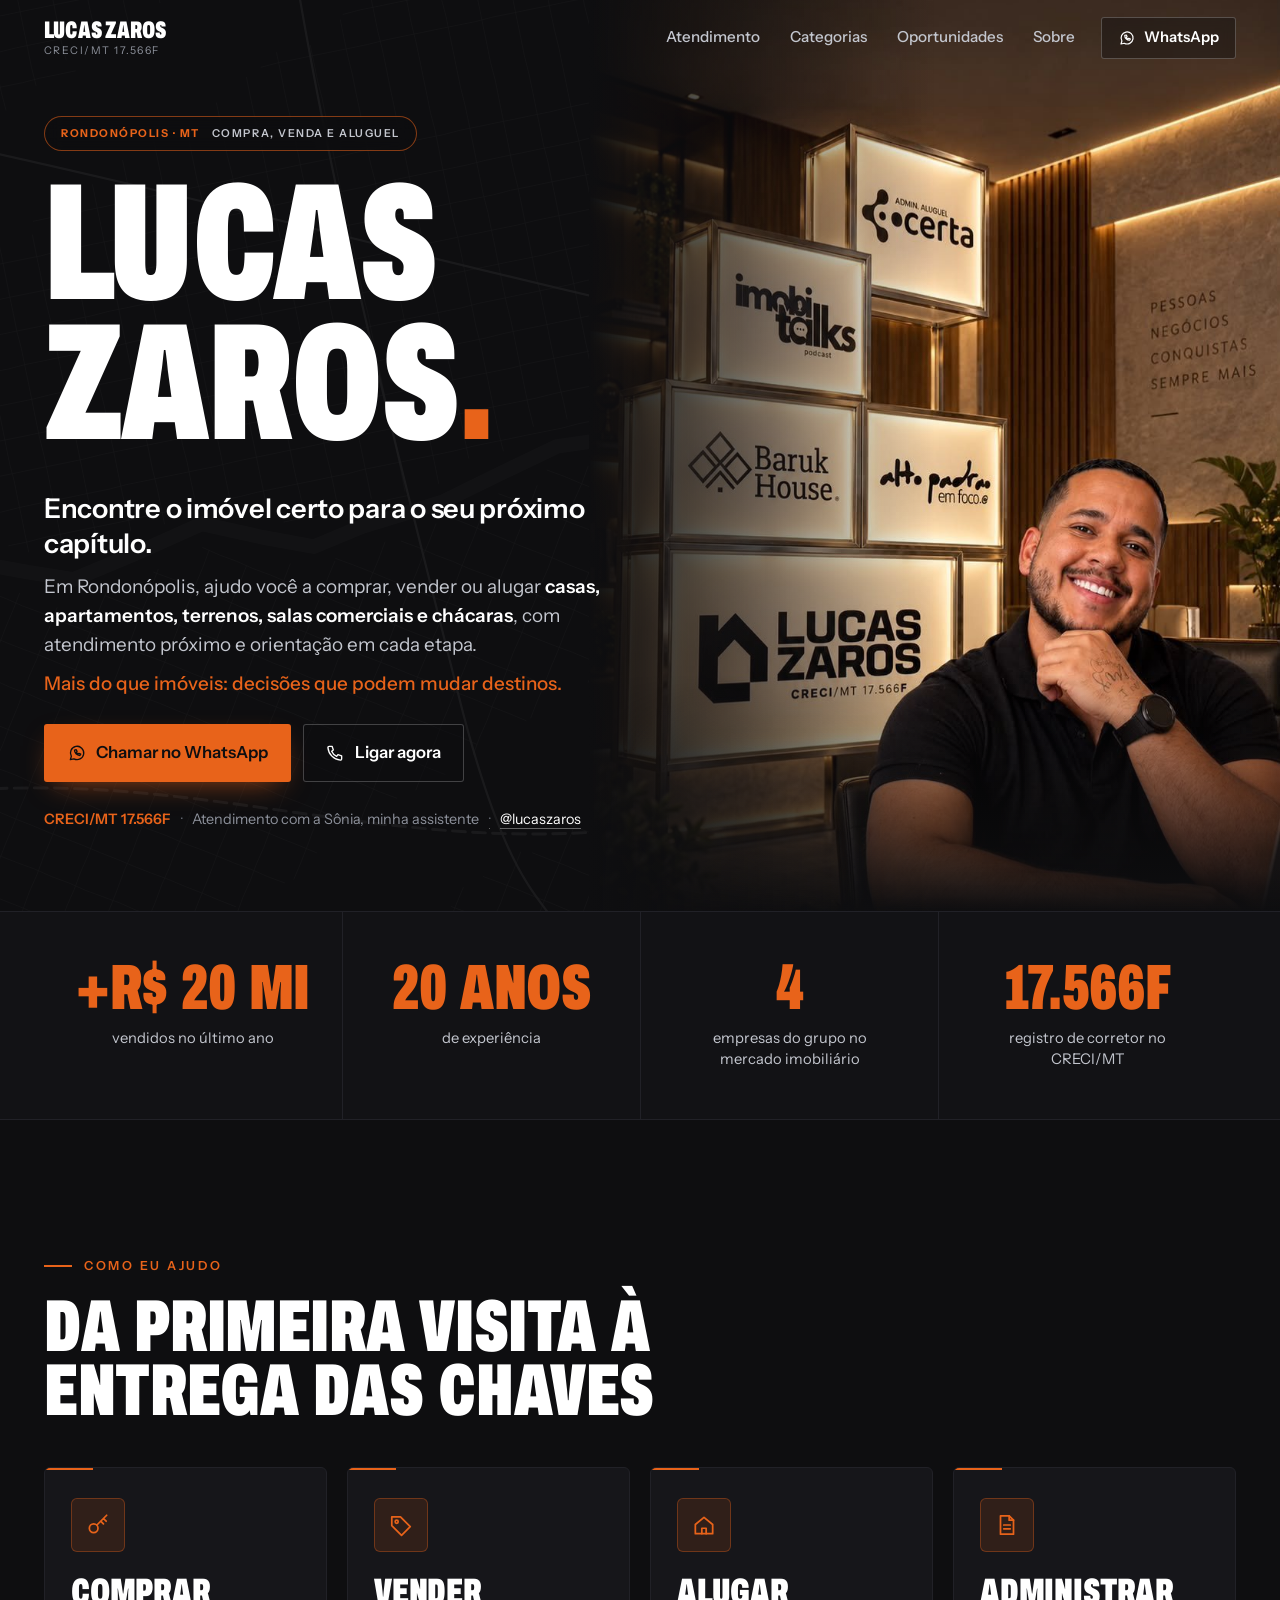
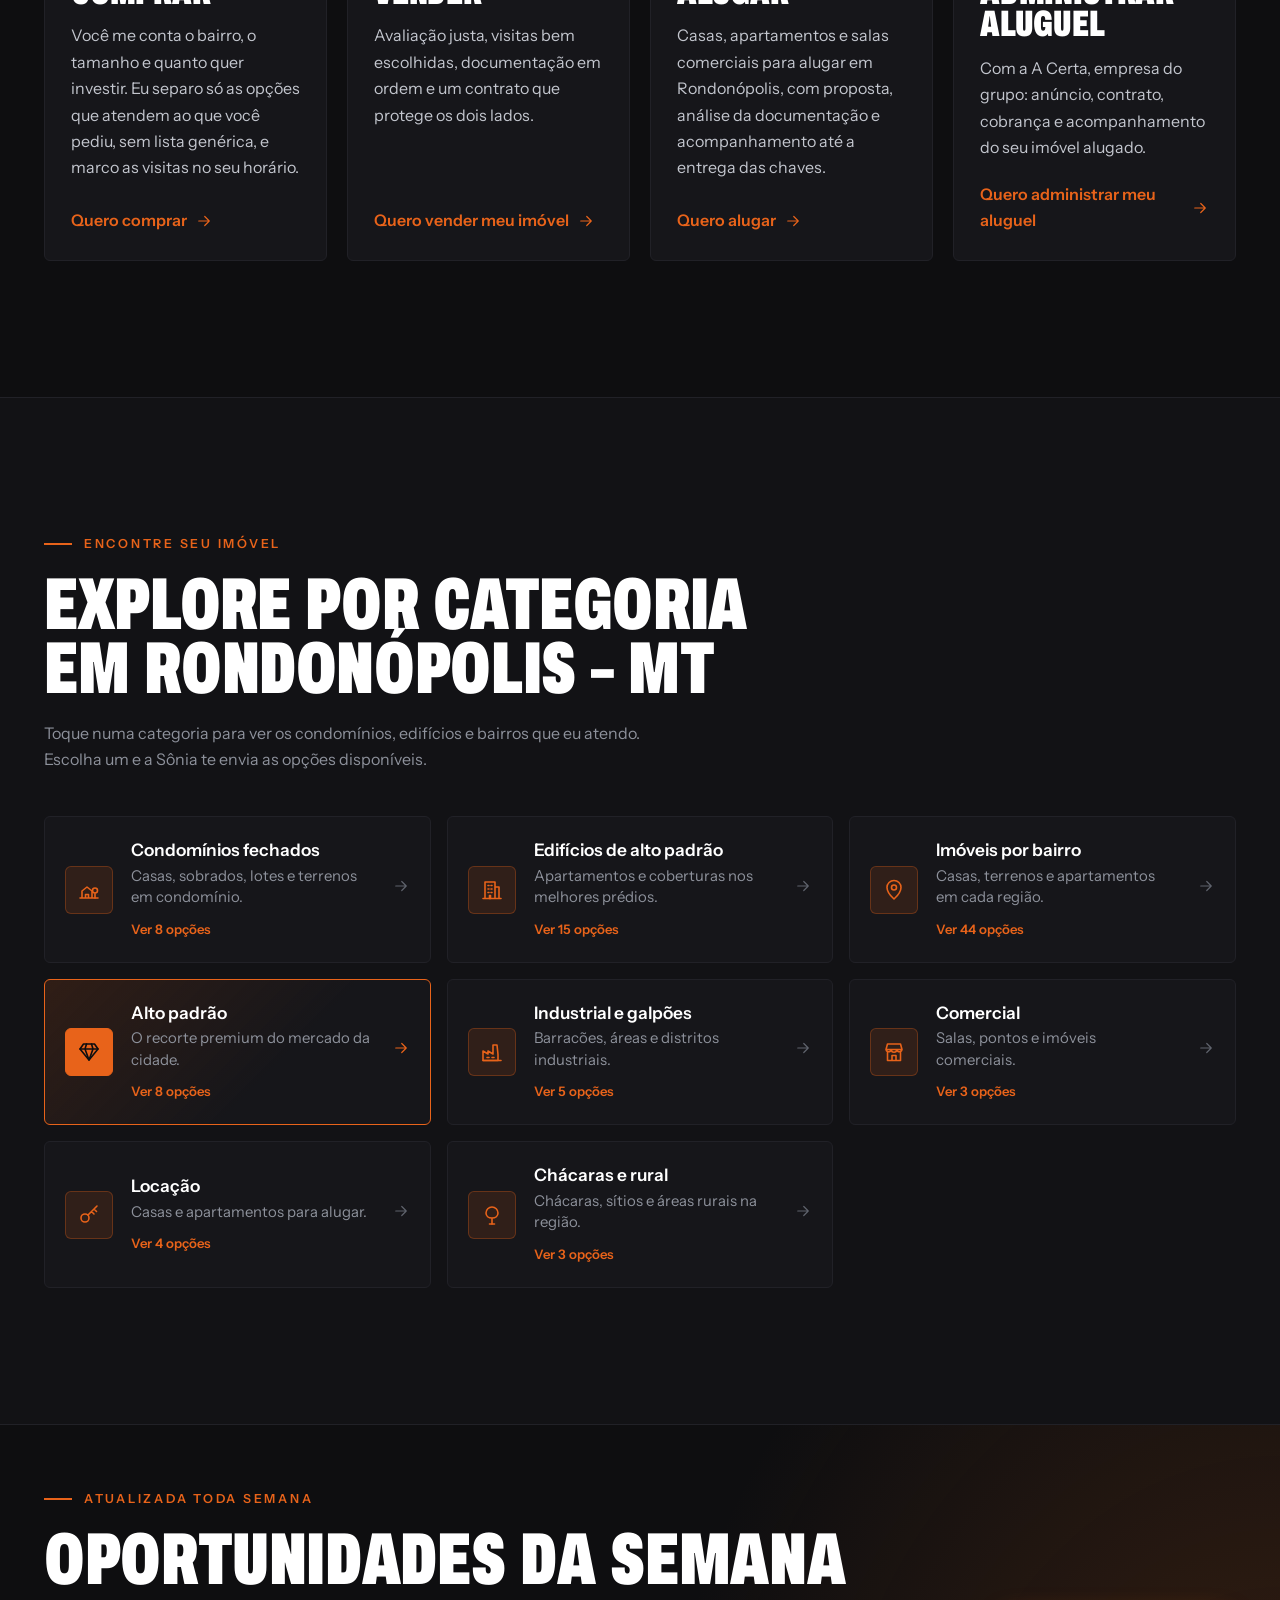
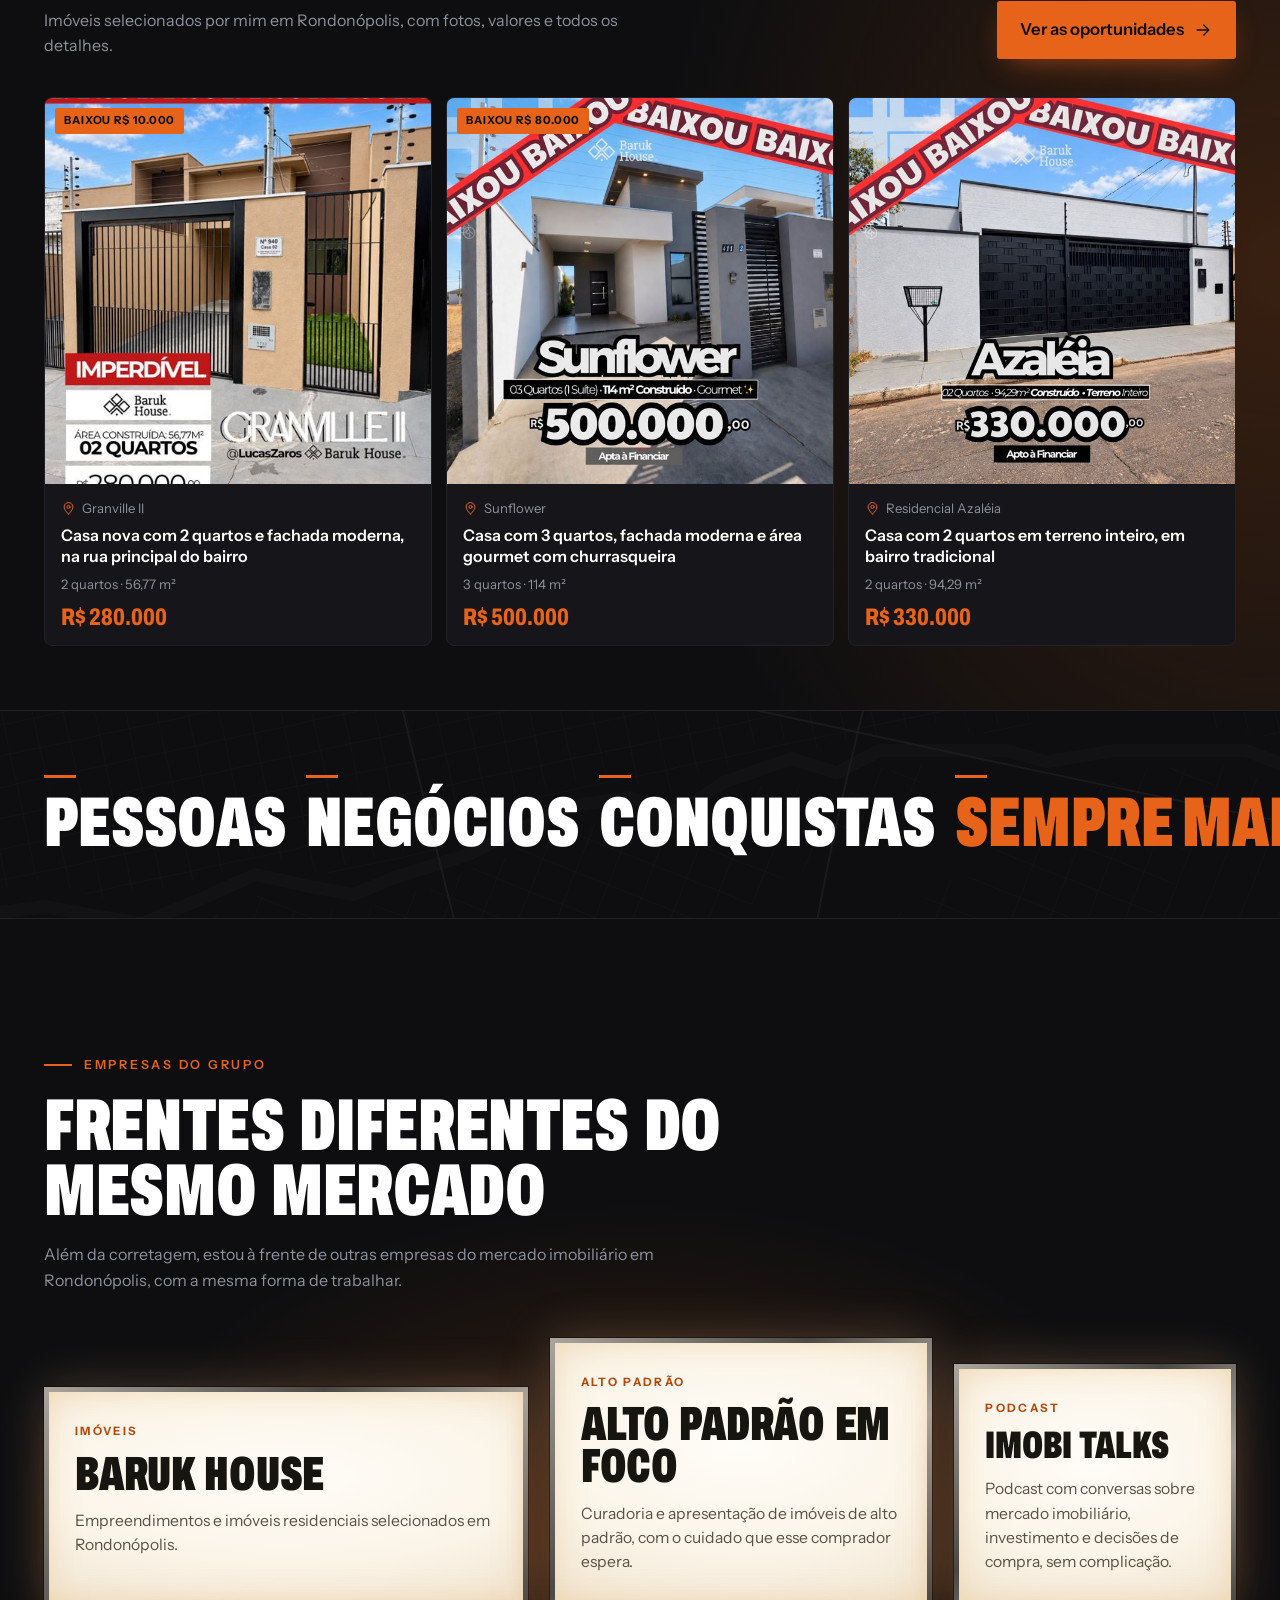
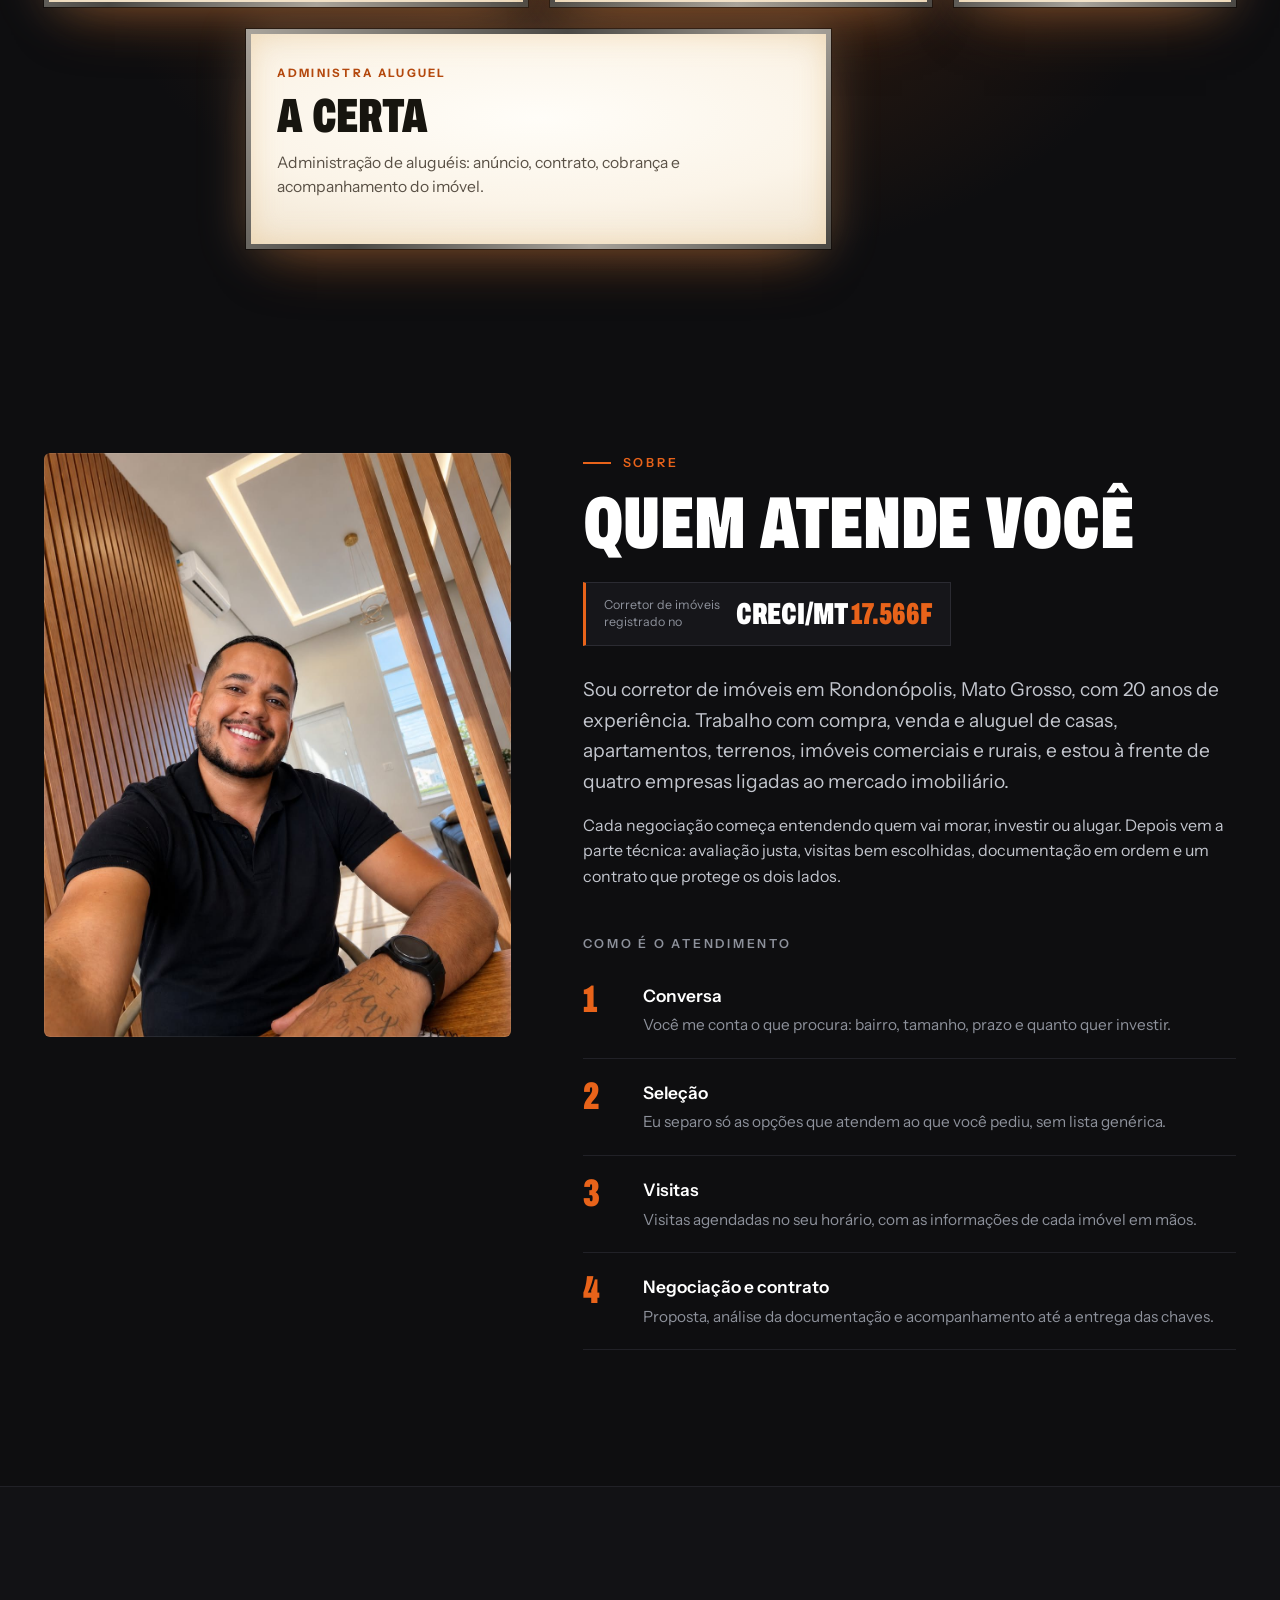
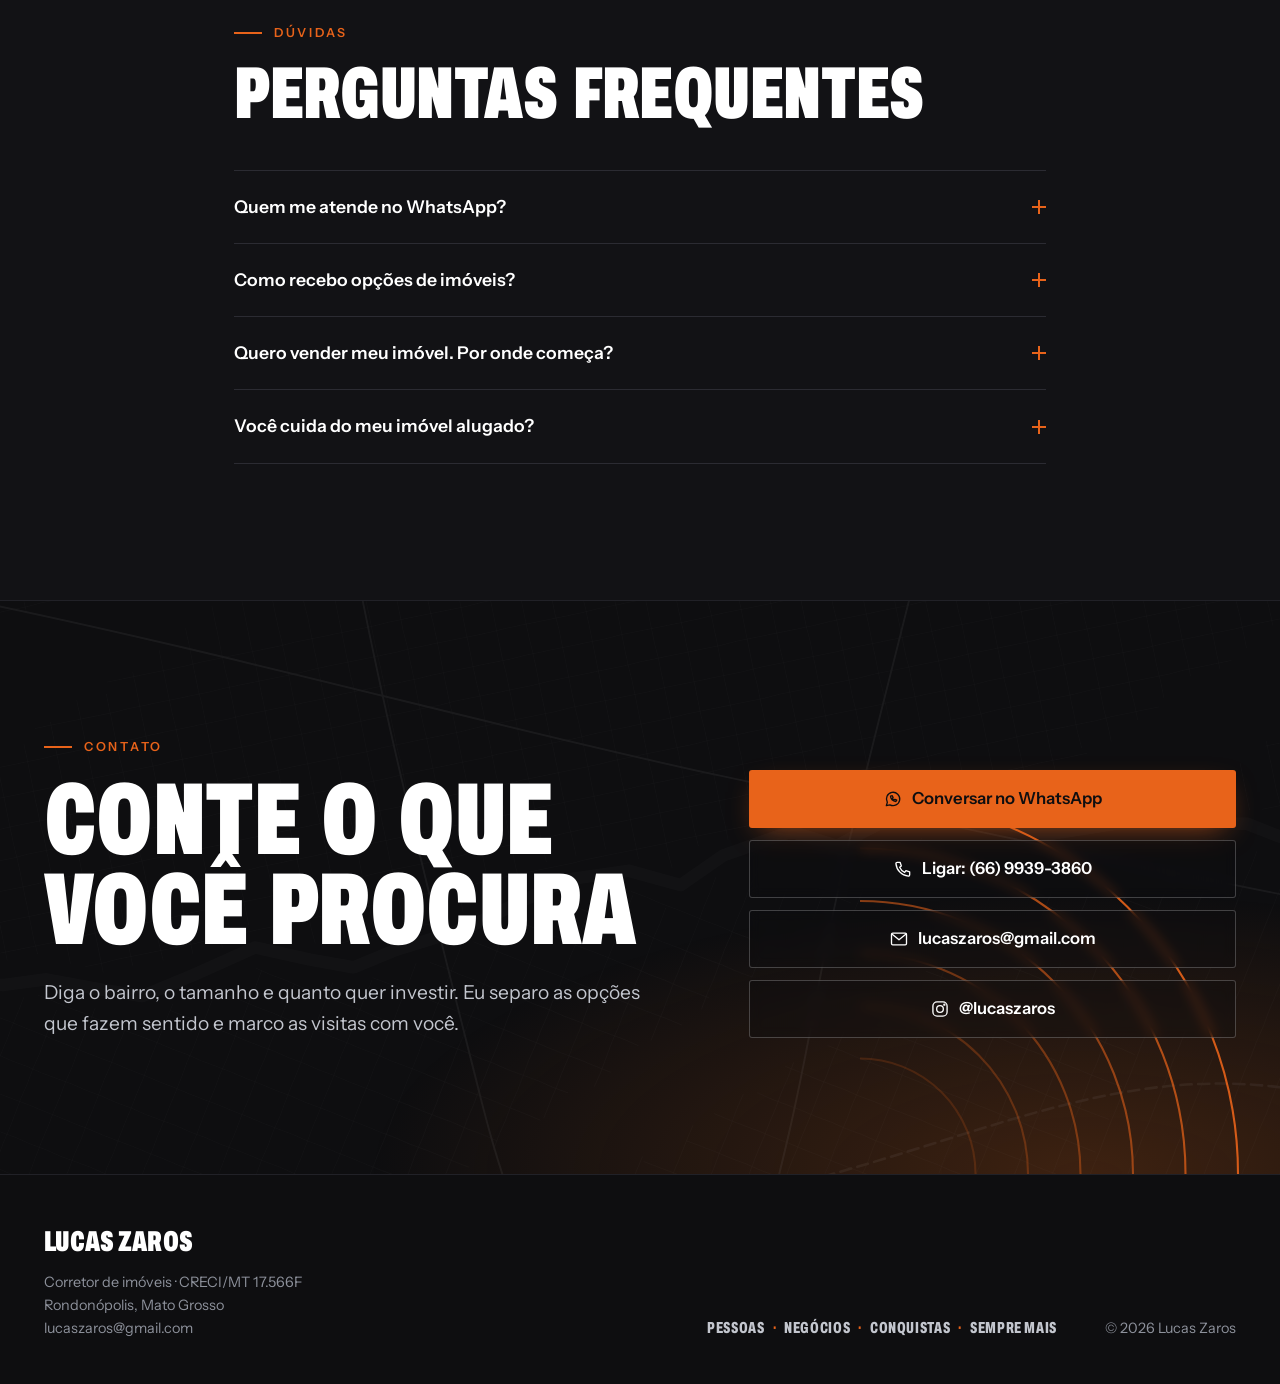
<file: index.html>
<!doctype html>
<html lang="pt-BR">
<head>
  <meta charset="utf-8">
  <meta name="viewport" content="width=device-width, initial-scale=1, viewport-fit=cover">
  <title>Lucas Zaros | Corretor de imóveis em Rondonópolis – MT</title>
  <meta name="description" content="Encontre o imóvel certo para o seu próximo capítulo. Casas, apartamentos, terrenos, salas comerciais e chácaras em Rondonópolis, com o corretor Lucas Zaros, CRECI/MT 17.566F.">
  <meta name="theme-color" content="#0E0E10">
  <meta property="og:title" content="Lucas Zaros | Corretor de imóveis em Rondonópolis – MT">
  <meta property="og:description" content="Mais do que imóveis: decisões que podem mudar destinos. Compra, venda e aluguel em Rondonópolis.">
  <meta property="og:image" content="assets/lucas-escritorio.jpg">
  <link rel="icon" href="assets/favicon.svg" type="image/svg+xml">
  <link rel="preconnect" href="https://fonts.googleapis.com">
  <link rel="preconnect" href="https://fonts.gstatic.com" crossorigin>
  <link href="https://fonts.googleapis.com/css2?family=Archivo:wdth,wght@62..125,500..900&family=Instrument+Sans:wght@400;500;600;700&display=swap" rel="stylesheet">
  <link rel="preload" as="image" href="assets/lucas-escritorio.jpg">
  <link rel="stylesheet" href="css/landing.css">
  <script>document.documentElement.classList.add("js");</script>
</head>
<body>

<header class="site-header">
  <div class="container site-header__row">
    <a class="brand" href="index.html" aria-label="Lucas Zaros, página inicial">
      <span class="brand__name">Lucas Zaros</span>
      <span class="brand__creci">CRECI/MT 17.566F</span>
    </a>
    <nav class="top-nav" aria-label="Principal">
      <a href="#atendimento">Atendimento</a>
      <a href="#categorias">Categorias</a>
      <a href="oportunidades.html">Oportunidades</a>
      <a href="#sobre">Sobre</a>
      <a class="top-nav__whats" data-contact="whatsapp" aria-label="Chamar no WhatsApp"><span data-icon="whats"></span><span class="top-nav__label">WhatsApp</span></a>
    </nav>
  </div>
</header>

<main id="conteudo">

  <!-- HERO -->
  <section class="hero tex" aria-labelledby="hero-title">
    <figure class="hero__photo">
      <img src="assets/lucas-escritorio.jpg" alt="Lucas Zaros no escritório, em frente ao painel iluminado com as marcas do grupo" width="900" height="1600" fetchpriority="high">
    </figure>

    <div class="container hero__inner">
      <p class="pill"><b>Rondonópolis · MT</b><span>Compra, venda e aluguel</span></p>

      <h1 class="display hero__name" id="hero-title">
        <span class="hero__line"><span>Lucas</span></span>
        <span class="hero__line"><span>Zaros<i>.</i></span></span>
      </h1>

      <div class="hero__copy">
        <p class="hero__headline">Encontre o imóvel certo para o seu próximo capítulo.</p>
        <p class="hero__lead">Em Rondonópolis, ajudo você a comprar, vender ou alugar <strong>casas, apartamentos, terrenos, salas comerciais e chácaras</strong>, com atendimento próximo e orientação em cada etapa.</p>
        <p class="hero__motto">Mais do que imóveis: decisões que podem mudar destinos.</p>

        <div class="hero__actions">
          <a class="btn btn--primary btn--lg" data-contact="whatsapp"><span data-icon="whats"></span>Chamar no WhatsApp</a>
          <a class="btn btn--ghost btn--lg" data-contact="phone"><span data-icon="phone"></span>Ligar agora</a>
        </div>

        <p class="hero__meta">
          <span class="hero__creci">CRECI/MT 17.566F</span>
          <span>Atendimento com a Sônia, minha assistente</span>
          <a data-contact="instagram" data-text="instagram">@lucaszaros</a>
        </p>
      </div>
    </div>
  </section>

  <!-- NÚMEROS (informados pelo Lucas) -->
  <section class="facts" aria-label="O Lucas em números">
    <div class="container">
      <ul class="facts__grid">
        <li class="fact"><strong class="display">+R$ 20 mi</strong><p>vendidos no último ano</p></li>
        <li class="fact"><strong class="display">20 anos</strong><p>de experiência</p></li>
        <li class="fact"><strong class="display">4</strong><p>empresas do grupo no mercado imobiliário</p></li>
        <li class="fact"><strong class="display">17.566F</strong><p>registro de corretor no CRECI/MT</p></li>
      </ul>
    </div>
  </section>

  <!-- ATENDIMENTO -->
  <section class="section" id="atendimento" aria-labelledby="h-atend">
    <div class="container">
      <header class="section-head">
        <p class="eyebrow">Como eu ajudo</p>
        <h2 class="display h-lg" id="h-atend">Da primeira visita à entrega das chaves</h2>
      </header>

      <ul class="services">
        <li class="service" data-reveal>
          <span class="service__ico"><span data-icon="key"></span></span>
          <h3 class="display service__title">Comprar</h3>
          <p>Você me conta o bairro, o tamanho e quanto quer investir. Eu separo só as opções que atendem ao que você pediu, sem lista genérica, e marco as visitas no seu horário.</p>
          <a class="service__link" data-contact="whatsapp" data-msg="Olá, Sônia! Vim pelo site e quero comprar um imóvel.">Quero comprar<span data-icon="arrow"></span></a>
        </li>
        <li class="service" data-reveal>
          <span class="service__ico"><span data-icon="tag"></span></span>
          <h3 class="display service__title">Vender</h3>
          <p>Avaliação justa, visitas bem escolhidas, documentação em ordem e um contrato que protege os dois lados.</p>
          <a class="service__link" data-contact="whatsapp" data-msg="Olá, Sônia! Vim pelo site e quero vender meu imóvel.">Quero vender meu imóvel<span data-icon="arrow"></span></a>
        </li>
        <li class="service" data-reveal>
          <span class="service__ico"><span data-icon="home"></span></span>
          <h3 class="display service__title">Alugar</h3>
          <p>Casas, apartamentos e salas comerciais para alugar em Rondonópolis, com proposta, análise da documentação e acompanhamento até a entrega das chaves.</p>
          <a class="service__link" data-contact="whatsapp" data-msg="Olá, Sônia! Vim pelo site e quero alugar um imóvel.">Quero alugar<span data-icon="arrow"></span></a>
        </li>
        <li class="service" data-reveal>
          <span class="service__ico"><span data-icon="doc"></span></span>
          <h3 class="display service__title">Administrar aluguel</h3>
          <p>Com a A Certa, empresa do grupo: anúncio, contrato, cobrança e acompanhamento do seu imóvel alugado.</p>
          <a class="service__link" data-contact="whatsapp" data-msg="Olá, Sônia! Vim pelo site e quero colocar meu imóvel para administrar.">Quero administrar meu aluguel<span data-icon="arrow"></span></a>
        </li>
      </ul>
    </div>
  </section>

  <!-- CATEGORIAS -->
  <section class="section section--alt" id="categorias" aria-labelledby="h-cat">
    <div class="container">
      <header class="section-head">
        <p class="eyebrow">Encontre seu imóvel</p>
        <h2 class="display h-lg" id="h-cat">Explore por categoria em Rondonópolis – MT</h2>
        <p class="muted">Toque numa categoria para ver os condomínios, edifícios e bairros que eu atendo. Escolha um e a Sônia te envia as opções disponíveis.</p>
      </header>
      <ul class="cats" id="cats"></ul>
    </div>
  </section>

  <!-- OPORTUNIDADES -->
  <section class="op-banner" aria-labelledby="h-op">
    <div class="container op-banner__inner">
      <div>
        <p class="eyebrow">Atualizada toda semana</p>
        <h2 class="display h-lg" id="h-op">Oportunidades da semana</h2>
        <p class="muted">Imóveis selecionados por mim em Rondonópolis, com fotos, valores e todos os detalhes.</p>
      </div>
      <a class="btn btn--primary btn--lg" href="oportunidades.html">Ver as oportunidades<span data-icon="arrow"></span></a>
    </div>
    <ul class="op-previa" id="op-previa" aria-label="Prévia das oportunidades, role para o lado" hidden></ul>
  </section>

  <!-- LEMA -->
  <section class="lema tex" aria-label="Lema">
    <div class="container">
      <ul class="lema__list">
        <li>Pessoas</li>
        <li>Negócios</li>
        <li>Conquistas</li>
        <li>Sempre mais</li>
      </ul>
    </div>
  </section>

  <!-- EMPRESAS DO GRUPO: as caixas iluminadas do escritório -->
  <section class="section grupo-sec" id="grupo-h" aria-labelledby="h-grupo">
    <div class="container">
      <header class="section-head">
        <p class="eyebrow">Empresas do grupo</p>
        <h2 class="display h-lg" id="h-grupo">Frentes diferentes do mesmo mercado</h2>
        <p class="muted">Além da corretagem, estou à frente de outras empresas do mercado imobiliário em Rondonópolis, com a mesma forma de trabalhar.</p>
      </header>
      <ul class="lightboxes" id="grupo"></ul>
    </div>
  </section>

  <!-- SOBRE -->
  <section class="section about" id="sobre" aria-labelledby="h-sobre">
    <div class="container about__grid">
      <figure class="about__photo" data-reveal>
        <img src="assets/lucas-selfie.jpg" alt="Lucas Zaros sorrindo, sentado em uma casa com painel de madeira" width="1086" height="1448" loading="lazy">
      </figure>

      <div class="about__copy">
        <p class="eyebrow">Sobre</p>
        <h2 class="display h-lg" id="h-sobre">Quem atende você</h2>
        <div class="creci" aria-label="Registro CRECI/MT 17.566F">
          <span>Corretor de imóveis<br>registrado no</span>
          <strong>CRECI/MT <em>17.566F</em></strong>
        </div>
        <p class="lead">Sou corretor de imóveis em Rondonópolis, Mato Grosso, com 20 anos de experiência. Trabalho com compra, venda e aluguel de casas, apartamentos, terrenos, imóveis comerciais e rurais, e estou à frente de quatro empresas ligadas ao mercado imobiliário.</p>
        <p>Cada negociação começa entendendo quem vai morar, investir ou alugar. Depois vem a parte técnica: avaliação justa, visitas bem escolhidas, documentação em ordem e um contrato que protege os dois lados.</p>

        <h3 class="steps__title">Como é o atendimento</h3>
        <ol class="steps">
          <li><h4>Conversa</h4><p>Você me conta o que procura: bairro, tamanho, prazo e quanto quer investir.</p></li>
          <li><h4>Seleção</h4><p>Eu separo só as opções que atendem ao que você pediu, sem lista genérica.</p></li>
          <li><h4>Visitas</h4><p>Visitas agendadas no seu horário, com as informações de cada imóvel em mãos.</p></li>
          <li><h4>Negociação e contrato</h4><p>Proposta, análise da documentação e acompanhamento até a entrega das chaves.</p></li>
        </ol>
      </div>
    </div>
  </section>

  <!-- PERGUNTAS -->
  <section class="section section--alt" aria-labelledby="h-faq">
    <div class="container faq">
      <header class="section-head">
        <p class="eyebrow">Dúvidas</p>
        <h2 class="display h-lg" id="h-faq">Perguntas frequentes</h2>
      </header>
      <div class="faq__list">
        <details>
          <summary>Quem me atende no WhatsApp?</summary>
          <p>A Sônia, minha assistente. Pelo WhatsApp a resposta é mais rápida. Se preferir, é só ligar.</p>
        </details>
        <details>
          <summary>Como recebo opções de imóveis?</summary>
          <p>Diga o bairro, o tamanho e quanto quer investir. Eu separo as opções que fazem sentido e marco as visitas com você.</p>
        </details>
        <details>
          <summary>Quero vender meu imóvel. Por onde começa?</summary>
          <p>Por uma conversa. Depois vem a parte técnica: avaliação justa, visitas bem escolhidas, documentação em ordem e um contrato que protege os dois lados.</p>
        </details>
        <details>
          <summary>Você cuida do meu imóvel alugado?</summary>
          <p>Sim, pela A Certa, empresa do grupo: anúncio, contrato, cobrança e acompanhamento do imóvel.</p>
        </details>
      </div>
    </div>
  </section>

  <!-- CTA -->
  <section class="cta tex" id="contato" aria-labelledby="h-cta">
    <span class="arcs" aria-hidden="true"></span>
    <div class="container cta__inner">
      <div>
        <p class="eyebrow">Contato</p>
        <h2 class="display h-xl" id="h-cta">Conte o que você procura</h2>
        <p class="lead">Diga o bairro, o tamanho e quanto quer investir. Eu separo as opções que fazem sentido e marco as visitas com você.</p>
      </div>
      <div class="cta__actions">
        <a class="btn btn--primary btn--lg" data-contact="whatsapp"><span data-icon="whats"></span>Conversar no WhatsApp</a>
        <a class="btn btn--ghost btn--lg" data-contact="phone"><span data-icon="phone"></span><span>Ligar: <span data-text="phone">(66) 9939-3860</span></span></a>
        <a class="btn btn--ghost btn--lg" data-contact="email"><span data-icon="mail"></span><span data-text="email">lucaszaros@gmail.com</span></a>
        <a class="btn btn--ghost btn--lg" data-contact="instagram"><span data-icon="insta"></span><span data-text="instagram">@lucaszaros</span></a>
      </div>
    </div>
  </section>

</main>

<footer class="site-footer">
  <div class="container footer__row">
    <div>
      <span class="brand__name">Lucas Zaros</span>
      <p>Corretor de imóveis · CRECI/MT 17.566F<br>Rondonópolis, Mato Grosso<br><a data-contact="email" data-text="email">lucaszaros@gmail.com</a></p>
    </div>
    <p class="footer__lema">Pessoas<i>·</i>Negócios<i>·</i>Conquistas<i>·</i>Sempre mais</p>
    <p class="footer__copy">© <span id="ano">2026</span> Lucas Zaros</p>
  </div>
</footer>

<!-- Painel de cada categoria -->
<dialog class="sheet" id="sheet" aria-labelledby="sheet-title">
  <div class="sheet__box">
    <header class="sheet__head">
      <div>
        <p class="eyebrow" id="sheet-count"></p>
        <h2 class="display sheet__title" id="sheet-title"></h2>
        <p class="sheet__text" id="sheet-text"></p>
      </div>
      <button class="sheet__close" type="button" data-close aria-label="Fechar"><span data-icon="close"></span></button>
    </header>
    <div class="sheet__search" id="sheet-search" hidden>
      <span data-icon="search"></span>
      <input type="search" id="sheet-filter" placeholder="Buscar bairro" aria-label="Buscar bairro" autocomplete="off">
    </div>
    <div class="sheet__body" id="sheet-body"></div>
    <footer class="sheet__foot">
      <a class="btn btn--primary btn--block" id="sheet-cta" data-contact="whatsapp"><span data-icon="whats"></span>Falar com a Sônia no WhatsApp</a>
    </footer>
  </div>
</dialog>

<!-- Barra fixa no celular -->
<div class="dock" aria-hidden="true">
  <a class="btn btn--primary btn--block" data-contact="whatsapp" tabindex="-1"><span data-icon="whats"></span>Chamar no WhatsApp</a>
</div>

<script src="js/data.js"></script>
<script src="js/common.js"></script>
<script src="js/landing.js"></script>
</body>
</html>
</file>
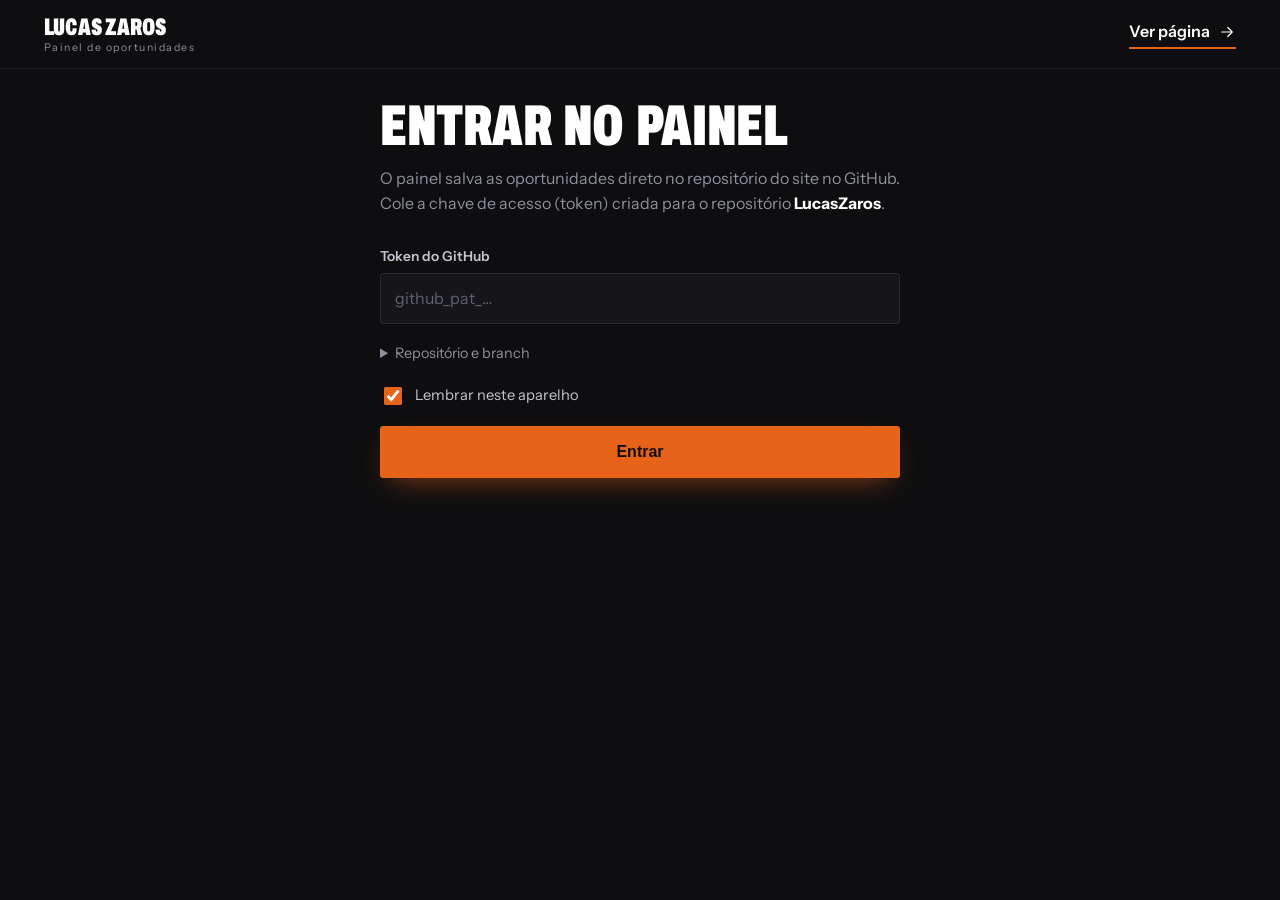
<file: admin.html>
<!doctype html>
<html lang="pt-BR">
<head>
  <meta charset="utf-8">
  <meta name="viewport" content="width=device-width, initial-scale=1, viewport-fit=cover">
  <title>Painel de oportunidades | Lucas Zaros</title>
  <meta name="robots" content="noindex, nofollow">
  <meta name="theme-color" content="#0E0E10">
  <link rel="icon" href="assets/favicon.svg" type="image/svg+xml">
  <link rel="preconnect" href="https://fonts.googleapis.com">
  <link rel="preconnect" href="https://fonts.gstatic.com" crossorigin>
  <link href="https://fonts.googleapis.com/css2?family=Archivo:wdth,wght@62..125,500..900&family=Instrument+Sans:wght@400;500;600;700&display=swap" rel="stylesheet">
  <link rel="stylesheet" href="css/landing.css">
  <link rel="stylesheet" href="css/admin.css">
</head>
<body class="page-admin">

<header class="adm-top">
  <div class="container adm-top__row">
    <a class="brand" href="index.html">
      <span class="brand__name">Lucas Zaros</span>
      <span class="brand__creci">Painel de oportunidades</span>
    </a>
    <a class="link-line" href="oportunidades.html" target="_blank" rel="noopener">Ver página<span data-icon="arrow"></span></a>
  </div>
</header>

<main class="container adm">

  <!-- CONECTAR -->
  <section class="adm-card" id="conectar" hidden>
    <h1 class="display adm-title">Entrar no painel</h1>
    <p class="muted">O painel salva as oportunidades direto no repositório do site no GitHub. Cole a chave de acesso (token) criada para o repositório <b>LucasZaros</b>.</p>
    <form id="form-conectar" class="adm-form" novalidate>
      <div class="field">
        <label for="c-token">Token do GitHub</label>
        <input class="input" id="c-token" type="password" autocomplete="off" spellcheck="false" placeholder="github_pat_…" required>
        <p class="field__error field__error--live" id="c-erro" role="alert"></p>
      </div>
      <details class="adm-mais">
        <summary>Repositório e branch</summary>
        <div class="adm-grid2">
          <div class="field">
            <label for="c-repo">Repositório</label>
            <input class="input" id="c-repo" value="1GustavoBueno1/LucasZaros" spellcheck="false">
          </div>
          <div class="field">
            <label for="c-branch">Branch publicado</label>
            <input class="input" id="c-branch" value="main" spellcheck="false">
          </div>
        </div>
      </details>
      <label class="adm-check"><input type="checkbox" id="c-lembrar" checked> Lembrar neste aparelho</label>
      <button class="btn btn--primary btn--block" type="submit">Entrar</button>
    </form>
  </section>

  <!-- LISTA -->
  <section id="painel" hidden>
    <div class="adm-head">
      <div>
        <p class="eyebrow">Oportunidades da semana</p>
        <h1 class="display adm-title" id="p-total">Carregando…</h1>
      </div>
      <button class="btn btn--primary" type="button" id="b-nova"><span data-icon="plus"></span>Nova oportunidade</button>
    </div>
    <p class="adm-aviso" id="p-aviso" role="status" hidden></p>
    <ul class="adm-lista" id="p-lista"></ul>
    <p class="adm-rodape">
      Conectado a <b id="p-repo"></b> ·
      <button class="adm-link" type="button" id="b-sair">Sair</button>
    </p>
  </section>

</main>

<!-- FORMULÁRIO -->
<dialog class="sheet adm-sheet" id="dlg" aria-labelledby="f-titulo-h">
  <form class="sheet__box adm-sheet__box" id="form-op" novalidate>
    <header class="sheet__head">
      <div>
        <p class="eyebrow" id="f-codigo">Nova</p>
        <h2 class="display sheet__title" id="f-titulo-h">Nova oportunidade</h2>
      </div>
      <button class="sheet__close" type="button" data-close aria-label="Fechar"><span data-icon="close"></span></button>
    </header>

    <div class="sheet__body adm-form">
      <fieldset class="adm-fotos">
        <legend>Fotos <span class="muted">(a primeira é a capa)</span></legend>
        <ul class="adm-thumbs" id="f-thumbs"></ul>
        <label class="adm-add">
          <input type="file" id="f-arquivos" accept="image/*" multiple>
          <span data-icon="plus"></span>Adicionar fotos
        </label>
        <p class="field__error field__error--live" id="e-fotos" role="alert"></p>
      </fieldset>

      <div class="field">
        <label for="f-titulo">Título</label>
        <input class="input" id="f-titulo" maxlength="90" placeholder="Ex.: Casa nova com 3 quartos e área gourmet" required>
        <p class="field__error">Escreva um título.</p>
      </div>

      <div class="adm-grid2">
        <div class="field">
          <label for="f-finalidade">Negócio</label>
          <select class="input" id="f-finalidade">
            <option value="venda">Venda</option>
            <option value="aluguel">Aluguel</option>
          </select>
        </div>
        <div class="field">
          <label for="f-tipo">Tipo</label>
          <select class="input" id="f-tipo"></select>
        </div>
      </div>

      <div class="field">
        <label for="f-bairro">Bairro</label>
        <input class="input" id="f-bairro" list="l-bairros" placeholder="Ex.: Vila Aurora" required>
        <datalist id="l-bairros"></datalist>
        <p class="field__error">Informe o bairro.</p>
      </div>

      <div class="adm-grid2">
        <div class="field">
          <label for="f-preco">Preço (R$)</label>
          <input class="input" id="f-preco" inputmode="numeric" placeholder="450.000" required>
          <p class="field__error">Informe o preço.</p>
        </div>
        <div class="field">
          <label for="f-antigo">Preço anterior <span class="muted">(opcional)</span></label>
          <input class="input" id="f-antigo" inputmode="numeric" placeholder="480.000">
          <p class="field__hint">Aparece riscado, com o selo "Baixou".</p>
        </div>
      </div>

      <div class="adm-grid3">
        <div class="field"><label for="f-quartos">Quartos</label><input class="input" id="f-quartos" inputmode="numeric"></div>
        <div class="field"><label for="f-suites">Suítes</label><input class="input" id="f-suites" inputmode="numeric"></div>
        <div class="field"><label for="f-banheiros">Banheiros</label><input class="input" id="f-banheiros" inputmode="numeric"></div>
        <div class="field"><label for="f-vagas">Vagas</label><input class="input" id="f-vagas" inputmode="numeric"></div>
        <div class="field"><label for="f-area">Área (m²)</label><input class="input" id="f-area" inputmode="decimal"></div>
        <div class="field"><label for="f-terreno">Terreno (m²)</label><input class="input" id="f-terreno" inputmode="decimal"></div>
      </div>

      <div class="field">
        <label for="f-descricao">Descrição</label>
        <textarea class="input" id="f-descricao" rows="5" placeholder="Separe os parágrafos com uma linha em branco."></textarea>
      </div>

      <div class="field">
        <label for="f-itens">Destaques <span class="muted">(um por linha)</span></label>
        <textarea class="input" id="f-itens" rows="5" placeholder="Suíte com closet&#10;Área gourmet com churrasqueira&#10;Apta a financiar"></textarea>
      </div>
    </div>

    <footer class="sheet__foot adm-foot">
      <p class="adm-progresso" id="f-progresso" role="status"></p>
      <button class="btn btn--primary btn--block" type="submit" id="f-salvar">Publicar oportunidade</button>
    </footer>
  </form>
</dialog>

<div class="adm-toast" id="toast" role="status" aria-live="polite" hidden></div>

<script src="js/data.js"></script>
<script src="js/common.js"></script>
<script src="js/admin.js"></script>
</body>
</html>
</file>
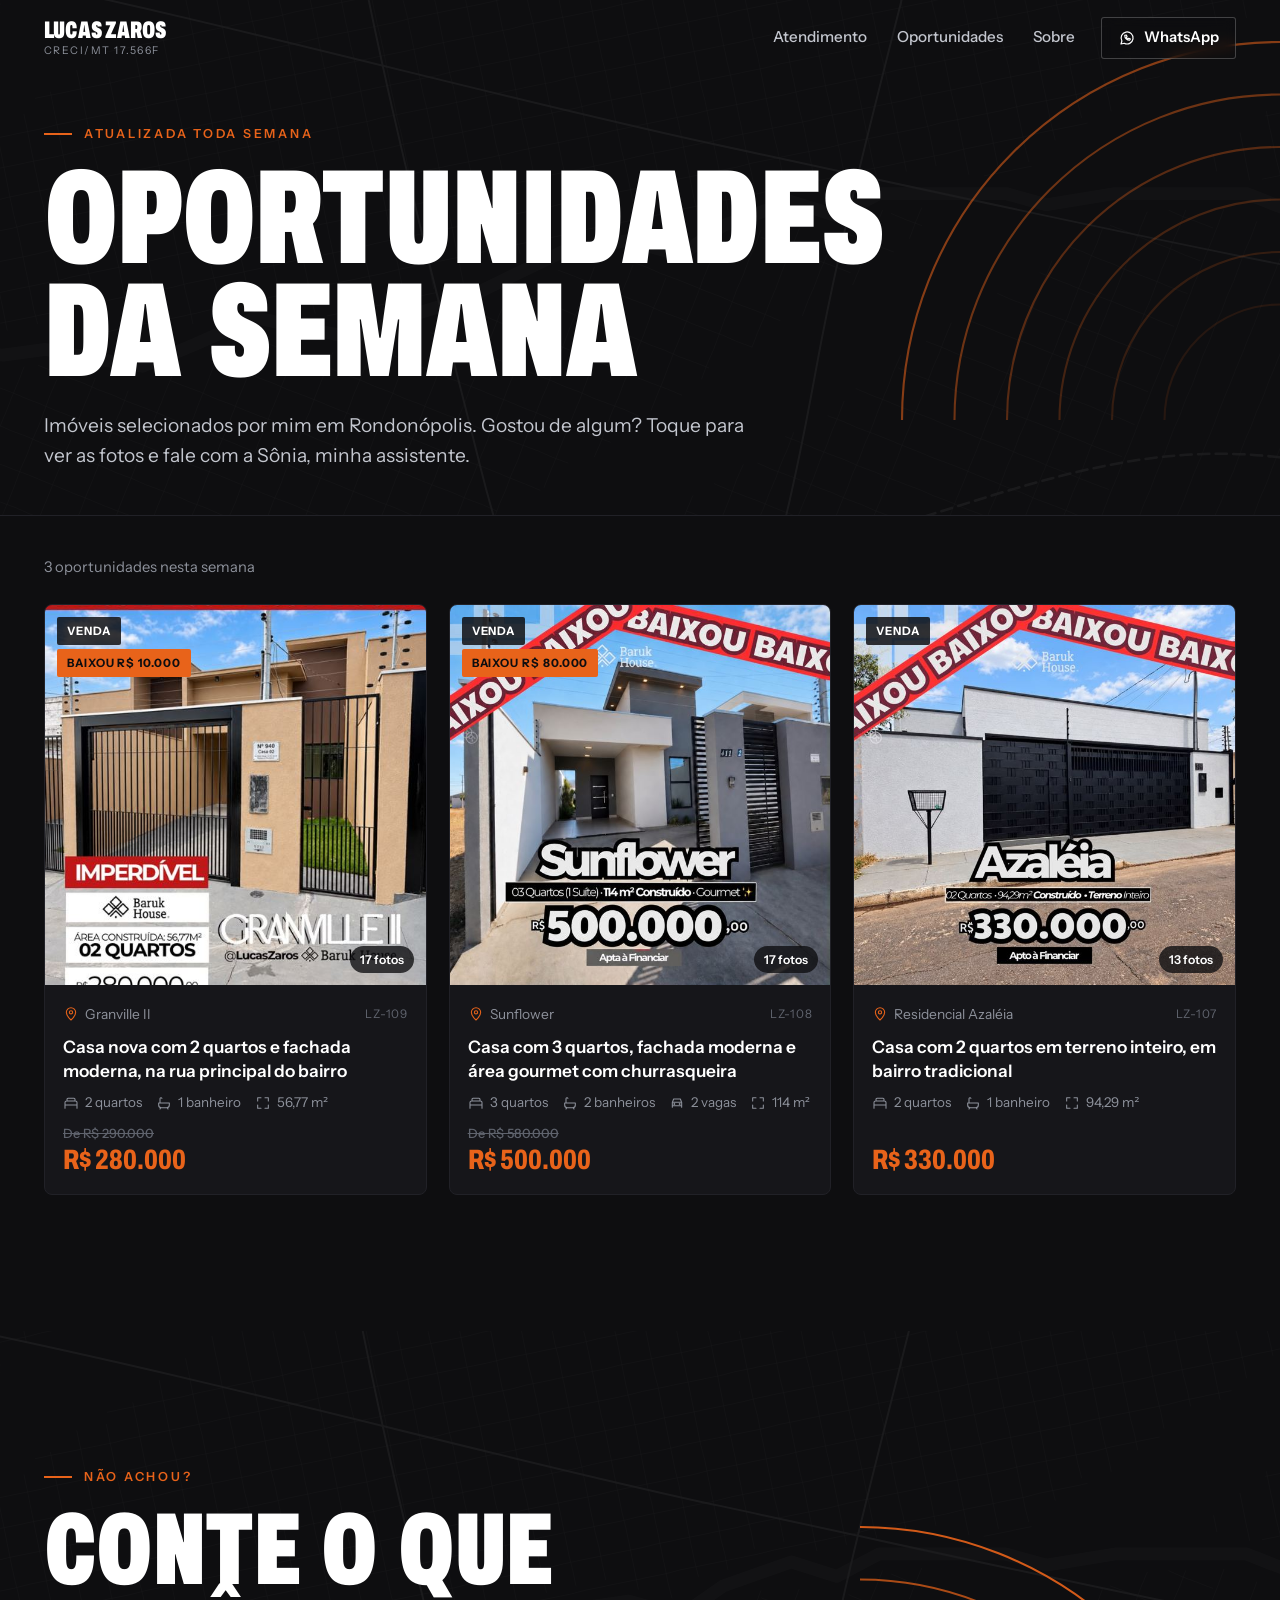
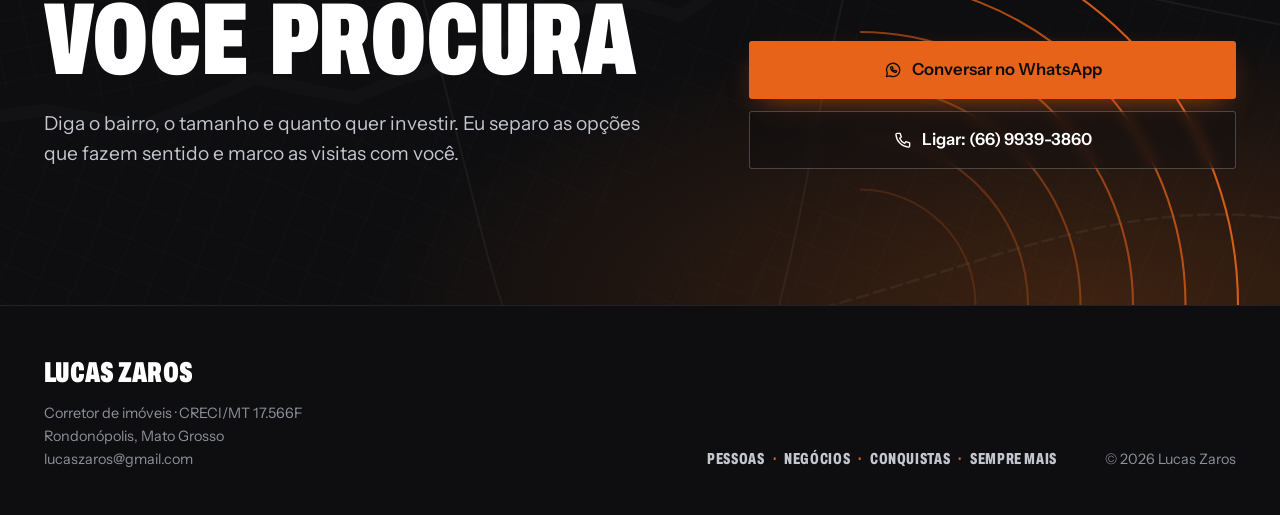
<file: oportunidades.html>
<!doctype html>
<html lang="pt-BR">
<head>
  <meta charset="utf-8">
  <meta name="viewport" content="width=device-width, initial-scale=1, viewport-fit=cover">
  <title>Oportunidades da semana | Lucas Zaros, corretor em Rondonópolis – MT</title>
  <meta name="description" content="Imóveis selecionados toda semana pelo corretor Lucas Zaros em Rondonópolis – MT. Fotos, valores e atendimento pelo WhatsApp.">
  <meta name="theme-color" content="#0E0E10">
  <meta property="og:title" content="Oportunidades da semana | Lucas Zaros">
  <meta property="og:description" content="Imóveis selecionados toda semana em Rondonópolis – MT.">
  <meta property="og:image" content="assets/lucas-escritorio.jpg">
  <link rel="icon" href="assets/favicon.svg" type="image/svg+xml">
  <link rel="preconnect" href="https://fonts.googleapis.com">
  <link rel="preconnect" href="https://fonts.gstatic.com" crossorigin>
  <link href="https://fonts.googleapis.com/css2?family=Archivo:wdth,wght@62..125,500..900&family=Instrument+Sans:wght@400;500;600;700&display=swap" rel="stylesheet">
  <link rel="stylesheet" href="css/landing.css">
  <link rel="stylesheet" href="css/oportunidades.css">
  <script>document.documentElement.classList.add("js");</script>
</head>
<body class="page-op">

<header class="site-header">
  <div class="container site-header__row">
    <a class="brand" href="index.html" aria-label="Lucas Zaros, página inicial">
      <span class="brand__name">Lucas Zaros</span>
      <span class="brand__creci">CRECI/MT 17.566F</span>
    </a>
    <nav class="top-nav" aria-label="Principal">
      <a href="index.html#atendimento">Atendimento</a>
      <a href="oportunidades.html" aria-current="page">Oportunidades</a>
      <a href="index.html#sobre">Sobre</a>
      <a class="top-nav__whats" data-contact="whatsapp" aria-label="Chamar no WhatsApp"><span data-icon="whats"></span><span class="top-nav__label">WhatsApp</span></a>
    </nav>
  </div>
</header>

<main id="conteudo">

  <section class="op-head tex">
    <span class="arcs" aria-hidden="true"></span>
    <div class="container">
      <p class="eyebrow">Atualizada toda semana</p>
      <h1 class="display op-head__title">Oportunidades<br>da semana</h1>
      <p class="lead">Imóveis selecionados por mim em Rondonópolis. Gostou de algum? Toque para ver as fotos e fale com a Sônia, minha assistente.</p>
      <div class="op-filtros" id="op-filtros" role="group" aria-label="Filtrar oportunidades" hidden></div>
    </div>
  </section>

  <section class="section op-lista" aria-label="Lista de oportunidades">
    <div class="container">
      <p class="op-status" id="op-status" role="status">Carregando oportunidades…</p>
      <ul class="op-grid" id="op-grid"></ul>
    </div>
  </section>

  <section class="cta tex" id="contato" aria-labelledby="h-cta">
    <span class="arcs" aria-hidden="true"></span>
    <div class="container cta__inner">
      <div>
        <p class="eyebrow">Não achou?</p>
        <h2 class="display h-xl" id="h-cta">Conte o que você procura</h2>
        <p class="lead">Diga o bairro, o tamanho e quanto quer investir. Eu separo as opções que fazem sentido e marco as visitas com você.</p>
      </div>
      <div class="cta__actions">
        <a class="btn btn--primary btn--lg" data-contact="whatsapp"><span data-icon="whats"></span>Conversar no WhatsApp</a>
        <a class="btn btn--ghost btn--lg" data-contact="phone"><span data-icon="phone"></span><span>Ligar: <span data-text="phone">(66) 9939-3860</span></span></a>
      </div>
    </div>
  </section>

</main>

<footer class="site-footer">
  <div class="container footer__row">
    <div>
      <span class="brand__name">Lucas Zaros</span>
      <p>Corretor de imóveis · CRECI/MT 17.566F<br>Rondonópolis, Mato Grosso<br><a data-contact="email" data-text="email">lucaszaros@gmail.com</a></p>
    </div>
    <p class="footer__lema">Pessoas<i>·</i>Negócios<i>·</i>Conquistas<i>·</i>Sempre mais</p>
    <p class="footer__copy">© <span id="ano">2026</span> Lucas Zaros</p>
  </div>
</footer>

<!-- Detalhe do imóvel -->
<dialog class="sheet op-sheet" id="op-sheet" aria-labelledby="op-title">
  <div class="sheet__box op-sheet__box">
    <button class="sheet__close op-sheet__close" type="button" data-close aria-label="Fechar"><span data-icon="close"></span></button>
    <div class="op-sheet__scroll" id="op-detalhe"></div>
    <footer class="sheet__foot">
      <a class="btn btn--primary btn--block" id="op-whats" target="_blank" rel="noopener"><span data-icon="whats"></span>Tenho interesse, falar no WhatsApp</a>
    </footer>
  </div>
</dialog>

<script src="js/data.js"></script>
<script src="js/common.js"></script>
<script src="js/oportunidades.js"></script>
</body>
</html>
</file>
<file: css/landing.css>
/* ==========================================================================
   LUCAS ZAROS — página inicial (landing)
   Mobile-first. Tokens no :root.
   ========================================================================== */

:root {
  --bg: #0E0E10;
  --bg-2: #121215;
  --surface: #16161A;
  --surface-2: #1C1C21;
  --line: #2B2B32;
  --line-soft: #212127;
  --white: #FFFFFF;
  --grey-1: #C3C6CE;
  --grey-2: #8D919B;
  --grey-3: #5F636D;
  --orange: #E8631A;
  --orange-hi: #FF7A33;
  --warm: 120, 58, 18;

  /* Caixas iluminadas do escritório */
  --lit: #FBF4E8;
  --lit-edge: #EADBC3;
  --lit-ink: #17150F;
  --lit-ink-2: #5A5146;
  --steel-1: #4A4844;
  --steel-2: #A8A39B;

  --font-display: "Archivo", "Arial Narrow", sans-serif;
  --font-body: "Instrument Sans", system-ui, sans-serif;

  --gutter: 16px;
  --max: 1320px;
  --radius: 3px;
  --header-h: 60px;
  --section: 88px;
}

@media (min-width: 720px) { :root { --gutter: 28px; --section: 112px; } }
@media (min-width: 1100px) { :root { --gutter: 44px; --header-h: 76px; --section: 136px; } }

*, *::before, *::after { box-sizing: border-box; }

html { -webkit-text-size-adjust: 100%; scroll-behavior: smooth; scroll-padding-top: var(--header-h); }

body {
  margin: 0;
  background: var(--bg);
  color: var(--grey-1);
  font-family: var(--font-body);
  font-size: 1rem;
  line-height: 1.6;
  -webkit-font-smoothing: antialiased;
  overflow-x: hidden;
}

img { display: block; max-width: 100%; }
a { color: inherit; text-decoration: none; }
h1, h2, h3, h4, p, ul, ol, figure { margin: 0; }
ul, ol { padding: 0; list-style: none; }

:focus-visible { outline: 2px solid var(--orange); outline-offset: 3px; }

.container {
  width: 100%;
  max-width: var(--max);
  margin-inline: auto;
  padding-inline: var(--gutter);
}

.ico { width: 18px; height: 18px; flex: none; }

/* ---------- Tipografia ---------- */

.display {
  font-family: var(--font-display);
  font-stretch: 62%;
  font-weight: 900;
  text-transform: uppercase;
  letter-spacing: -0.005em;
  word-spacing: 0.1em;
  line-height: 0.88;
  color: var(--white);
}

.h-xl { font-size: clamp(3rem, 11vw, 6.4rem); }
.h-lg { font-size: clamp(2.5rem, 8vw, 4.6rem); }

.lead { font-size: clamp(1.06rem, 1.6vw, 1.2rem); color: var(--grey-1); max-width: 56ch; }
.muted { color: var(--grey-2); }

.eyebrow {
  display: flex; align-items: center; gap: 12px;
  margin-bottom: 18px;
  font-size: .78rem; font-weight: 600; letter-spacing: .22em; text-transform: uppercase;
  color: var(--orange);
}
.eyebrow::before { content: ""; width: 28px; height: 2px; background: var(--orange); }

/* ---------- Texturas da marca ---------- */

.tex { position: relative; isolation: isolate; }
.tex::before {
  content: ""; position: absolute; inset: 0; z-index: -1; pointer-events: none;
  background: url("../assets/mapa-rondonopolis.svg") center / cover no-repeat;
  opacity: .055;
}

.arcs {
  position: absolute; width: clamp(200px, 34vw, 420px); aspect-ratio: 1;
  background: url("../assets/arcos.svg") center / contain no-repeat;
  pointer-events: none; z-index: -1;
  bottom: 0; right: 0; transform: rotate(90deg);
  opacity: .9;
}

/* ---------- Botões ---------- */

.btn {
  display: inline-flex; align-items: center; justify-content: center; gap: .6rem;
  min-height: 52px; padding: .8rem 1.35rem;
  border: 1px solid transparent; border-radius: var(--radius);
  font-weight: 600; font-size: 1rem; line-height: 1.2;
  cursor: pointer; text-align: center;
  transition: background-color .18s, border-color .18s, color .18s, transform .18s;
}
.btn .ico { width: 20px; height: 20px; }
.btn--lg { min-height: 58px; font-size: 1.04rem; }
.btn--primary { background: var(--orange); color: #0E0E10; box-shadow: 0 10px 30px -12px rgba(232, 99, 26, .7); }
.btn--primary:hover { background: var(--orange-hi); transform: translateY(-1px); }
.btn--ghost { border-color: rgba(255,255,255,.22); color: var(--white); background: rgba(14,14,16,.35); backdrop-filter: blur(6px); }
.btn--ghost:hover { border-color: var(--white); }
.btn--block { width: 100%; }

.link-line {
  display: inline-flex; align-items: center; gap: .5rem;
  color: var(--white); font-weight: 600;
  border-bottom: 2px solid var(--orange); padding-bottom: 3px;
  white-space: nowrap;
}
.link-line .ico { transition: transform .18s; }
.link-line:hover { color: var(--orange); }
.link-line:hover .ico { transform: translateX(3px); }

/* ---------- Header ---------- */

.site-header {
  position: fixed; inset: 0 0 auto; z-index: 50;
  height: var(--header-h);
  transition: background-color .25s, border-color .25s;
  border-bottom: 1px solid transparent;
}
.site-header.is-scrolled {
  background: rgba(14, 14, 16, .86);
  backdrop-filter: blur(12px);
  border-bottom-color: var(--line-soft);
}
.site-header__row { height: 100%; display: flex; align-items: center; justify-content: space-between; gap: 16px; }

.brand { display: flex; flex-direction: column; line-height: 1; }
.brand__name {
  font-family: var(--font-display); font-stretch: 62%; font-weight: 900;
  text-transform: uppercase; color: var(--white); font-size: 1.5rem; letter-spacing: .01em;
}
.brand__creci { font-size: .66rem; letter-spacing: .14em; color: var(--grey-2); margin-top: 4px; }

.top-nav { display: flex; align-items: center; gap: 6px; }
.top-nav a:not(.top-nav__whats) {
  display: none; padding: 10px 12px; font-size: .95rem; font-weight: 500; color: var(--grey-1);
}
.top-nav a:not(.top-nav__whats):hover { color: var(--white); }
.top-nav__whats {
  display: inline-flex; align-items: center; justify-content: center; gap: 8px;
  height: 42px; min-width: 42px; padding: 0 12px;
  border: 1px solid rgba(255,255,255,.22); border-radius: var(--radius);
  color: var(--white); font-weight: 600; font-size: .92rem;
  background: rgba(14,14,16,.4); backdrop-filter: blur(6px);
}
.top-nav__whats:hover { border-color: var(--orange); color: var(--orange); }
.top-nav__label { display: none; }

@media (min-width: 720px) {
  .top-nav a:not(.top-nav__whats) { display: inline-block; }
  .top-nav__label { display: inline; }
  .top-nav__whats { padding: 0 16px; margin-left: 8px; }
}

/* ---------- Hero ---------- */

.hero {
  position: relative;
  min-height: 100svh;
  display: flex; flex-direction: column;
  overflow: hidden;
}

.hero__photo {
  position: relative;
  height: 48svh; min-height: 330px;
  margin: 0;
}
.hero__photo img {
  width: 100%; height: 100%;
  object-fit: cover; object-position: 50% 62%;
}
/* Fundo escuro subindo sobre a foto para o nome entrar por cima */
.hero__photo::after {
  content: ""; position: absolute; inset: 0;
  background:
    linear-gradient(180deg, rgba(14,14,16,.55) 0%, rgba(14,14,16,0) 22%),
    linear-gradient(0deg, var(--bg) 0%, rgba(14,14,16,.85) 16%, rgba(14,14,16,0) 46%);
}

.hero__inner {
  position: relative; z-index: 1;
  margin-top: calc(-1 * clamp(96px, 26vw, 170px));
  padding-bottom: 44px;
}

.pill {
  display: inline-flex; flex-wrap: wrap; align-items: center; gap: 4px 12px;
  padding: 8px 16px;
  border: 1px solid rgba(232, 99, 26, .55); border-radius: 999px;
  background: rgba(14, 14, 16, .55); backdrop-filter: blur(8px);
  font-size: .68rem; font-weight: 600; letter-spacing: .14em; text-transform: uppercase;
  color: var(--grey-1);
}
@media (max-width: 420px) { .pill span { display: none; } }
.pill b { color: var(--orange); font-weight: 700; }

.hero__name {
  margin-top: 16px;
  font-size: clamp(4.4rem, 21vw, 12.5rem);
  line-height: .8;
  letter-spacing: -.01em;
  display: flex; flex-wrap: wrap; column-gap: .16em;
}
.hero__line { display: block; overflow: hidden; padding-bottom: .04em; }
.hero__line > span { display: block; }
.hero__name i { font-style: normal; color: var(--orange); }

.hero__copy { margin-top: 18px; max-width: 560px; }
.hero__headline { font-size: 1.32rem; line-height: 1.3; font-weight: 600; color: var(--white); letter-spacing: -.01em; }
.hero__lead { margin-top: 10px; font-size: 1.04rem; line-height: 1.55; color: var(--grey-1); }
.hero__lead strong { color: var(--white); font-weight: 600; }
.hero__motto {
  margin-top: 10px;
  font-size: 1.1rem; font-weight: 500; color: var(--orange);
}

.hero__actions { display: grid; gap: 12px; margin-top: 24px; }

.hero__meta {
  display: flex; flex-wrap: wrap; align-items: center; gap: 6px 0;
  margin-top: 26px;
  font-size: .9rem; color: var(--grey-2);
}
.hero__meta > * + *::before { content: "·"; margin: 0 10px; color: var(--grey-3); }
@media (max-width: 559px) {
  .hero__meta { flex-direction: column; align-items: flex-start; gap: 4px; }
  .hero__meta > * + *::before { content: none; }
}
.hero__creci { color: var(--orange); font-weight: 600; }
.hero__meta a { color: var(--white); text-decoration: underline; text-underline-offset: 4px; text-decoration-color: rgba(255,255,255,.35); }
.hero__meta a:hover { text-decoration-color: var(--orange); }

/* Entrada: as luzes do escritório acendem e o nome sobe */
@media (prefers-reduced-motion: no-preference) {
  .hero__photo img { animation: acende 1.8s cubic-bezier(.2,.7,.2,1) both; }
  .hero__line > span { animation: sobe .9s cubic-bezier(.2,.8,.2,1) both; }
  .hero__line + .hero__line > span { animation-delay: .1s; }
  .pill, .hero__copy { animation: aparece .8s ease-out .35s both; }
}
@keyframes acende {
  from { filter: brightness(.25) saturate(.6); transform: scale(1.06); }
  to   { filter: none; transform: none; }
}
@keyframes sobe { from { transform: translateY(105%); } to { transform: none; } }
@keyframes aparece { from { opacity: 0; transform: translateY(12px); } to { opacity: 1; transform: none; } }

@media (min-width: 560px) {
  .hero__actions { grid-template-columns: auto auto; justify-content: start; }
}

@media (min-width: 1000px) {
  .hero { flex-direction: row; align-items: center; min-height: min(100svh, 960px); }
  .hero__photo {
    position: absolute; top: 0; right: 0; bottom: 0;
    width: 54%; height: auto;
  }
  .hero__photo img { object-position: 60% 40%; }
  .hero__photo::after {
    background:
      linear-gradient(90deg, var(--bg) 0%, rgba(14,14,16,.6) 22%, rgba(14,14,16,0) 50%),
      linear-gradient(0deg, var(--bg) 0%, rgba(14,14,16,0) 26%);
  }
  .hero__inner { margin-top: 0; padding-top: calc(var(--header-h) + 40px); padding-bottom: 80px; }
  .hero__name { flex-direction: column; font-size: clamp(8rem, 13vw, 13.5rem); margin-top: 26px; }
  .hero__copy { margin-top: 34px; }
  .hero__headline { font-size: 1.7rem; }
  .hero__lead, .hero__motto { font-size: 1.18rem; }
}

/* ---------- Números ---------- */

.facts { border-block: 1px solid var(--line-soft); background: var(--bg-2); }
.facts__grid { display: grid; grid-template-columns: 1fr 1fr; }
.fact { padding: 32px 14px 30px; text-align: center; }
.fact:nth-child(odd) { border-right: 1px solid var(--line-soft); }
.fact:nth-child(-n+2) { border-bottom: 1px solid var(--line-soft); }
.fact strong { display: block; font-size: clamp(2.2rem, 10vw, 4rem); color: var(--orange); white-space: nowrap; }
.fact p { margin: 12px auto 0; max-width: 20ch; font-size: .92rem; line-height: 1.45; color: var(--grey-1); }

@media (min-width: 900px) {
  .facts__grid { grid-template-columns: repeat(4, 1fr); }
  .fact { padding: 48px 24px; border-bottom: 0 !important; }
  .fact:nth-child(odd) { border-right: 0; }
  .fact + .fact { border-left: 1px solid var(--line-soft); }
}

/* ---------- Seções ---------- */

.section { padding-block: var(--section); }
.section--alt { background: var(--bg-2); border-block: 1px solid var(--line-soft); }

.section-head { margin-bottom: 44px; max-width: 760px; }
.section-head .muted { margin-top: 20px; max-width: 58ch; }
.section-head--row { max-width: none; display: flex; flex-wrap: wrap; align-items: flex-end; justify-content: space-between; gap: 20px 32px; }

/* Revelar ao rolar (só com JS e sem redução de movimento) */
@media (prefers-reduced-motion: no-preference) {
  .js [data-reveal] { opacity: 0; transform: translateY(22px); transition: opacity .7s ease, transform .7s cubic-bezier(.2,.8,.2,1); }
  .js [data-reveal].is-in { opacity: 1; transform: none; }
}

/* ---------- Atendimento ---------- */

.services { display: grid; gap: 16px; }
.service {
  position: relative;
  display: flex; flex-direction: column;
  padding: 30px 26px 26px;
  background: var(--surface);
  border: 1px solid var(--line-soft);
  border-radius: 6px;
  overflow: hidden;
  transition: border-color .25s, background-color .25s;
}
.service::after {
  content: ""; position: absolute; left: 0; top: 0; height: 2px; width: 48px;
  background: var(--orange); transition: width .4s cubic-bezier(.2,.8,.2,1);
}
.service:hover { border-color: var(--line); background: var(--surface-2); }
.service:hover::after { width: 100%; }

.service__ico {
  display: grid; place-items: center;
  width: 54px; height: 54px; border-radius: 6px;
  background: rgba(232, 99, 26, .12);
  border: 1px solid rgba(232, 99, 26, .35);
  color: var(--orange);
}
.service__ico .ico { width: 26px; height: 26px; }
.service__title { margin-top: 24px; font-size: 2.3rem; }
.service p { margin-top: 14px; color: var(--grey-1); line-height: 1.65; }
.service__link {
  display: inline-flex; align-items: center; gap: 8px;
  margin-top: auto; padding-top: 22px;
  color: var(--orange); font-weight: 600;
}
.service__link .ico { transition: transform .18s; }
.service__link:hover { color: var(--orange-hi); }
.service__link:hover .ico { transform: translateX(4px); }
/* link cobre o card inteiro */
.service__link::before { content: ""; position: absolute; inset: 0; }

@media (min-width: 720px) { .services { grid-template-columns: 1fr 1fr; gap: 20px; } }
@media (min-width: 1200px) { .services { grid-template-columns: repeat(4, 1fr); } }

/* ---------- Categorias ---------- */

.cats { display: grid; gap: 12px; }
.cat__link {
  width: 100%; text-align: left; font: inherit; color: inherit; cursor: pointer;
  display: grid; grid-template-columns: auto 1fr auto; align-items: center; gap: 18px;
  height: 100%;
  padding: 22px 20px;
  background: var(--surface);
  border: 1px solid var(--line-soft);
  border-radius: 6px;
  transition: border-color .2s, background-color .2s;
}
.cat__link:hover { border-color: var(--grey-3); background: var(--surface-2); }
.cat__ico {
  display: grid; place-items: center;
  width: 48px; height: 48px; border-radius: 6px;
  background: rgba(232, 99, 26, .12); border: 1px solid rgba(232, 99, 26, .3);
  color: var(--orange);
}
.cat__ico .ico { width: 24px; height: 24px; }
.cat__body { display: flex; flex-direction: column; gap: 4px; }
.cat__title { font-size: 1.08rem; font-weight: 600; color: var(--white); line-height: 1.3; }
.cat__text { font-size: .93rem; color: var(--grey-2); line-height: 1.45; }
.cat__count { margin-top: 6px; font-size: .82rem; font-weight: 600; color: var(--orange); }
.cat__go { color: var(--grey-3); transition: color .2s, transform .2s; }
.cat__link:hover .cat__go { color: var(--orange); transform: translateX(3px); }

.cat--destaque .cat__link {
  border-color: var(--orange);
  background: linear-gradient(135deg, rgba(232, 99, 26, .14), var(--surface) 60%);
}
.cat--destaque .cat__ico { background: var(--orange); border-color: var(--orange); color: var(--bg); }
.cat--destaque .cat__go { color: var(--orange); }

@media (min-width: 720px) { .cats { grid-template-columns: 1fr 1fr; gap: 16px; } }
@media (min-width: 1100px) { .cats { grid-template-columns: repeat(3, 1fr); } }

/* ---------- Painel da categoria ---------- */

[hidden] { display: none !important; }
body.no-scroll { overflow: hidden; }

.sheet {
  padding: 0; border: 0; margin: 0;
  max-width: none; max-height: none; width: 100%; height: 100%;
  background: transparent; color: inherit;
}
.sheet::backdrop { background: rgba(6, 6, 8, .72); backdrop-filter: blur(4px); }
.sheet[open] { display: flex; align-items: flex-end; justify-content: center; }

.sheet__box {
  position: relative;
  display: flex; flex-direction: column;
  width: 100%; max-height: 88svh;
  background: var(--bg-2);
  border: 1px solid var(--line);
  border-bottom: 0;
  border-radius: 14px 14px 0 0;
  box-shadow: 0 -30px 80px -20px rgba(var(--warm), .5);
  overflow: hidden;
}
.sheet__box::before {
  content: ""; position: absolute; top: 8px; left: 50%; transform: translateX(-50%);
  width: 40px; height: 4px; border-radius: 2px; background: var(--line);
}

.sheet__head {
  display: flex; align-items: flex-start; justify-content: space-between; gap: 16px;
  padding: 28px var(--gutter) 18px;
  border-bottom: 1px solid var(--line-soft);
}
.sheet__head .eyebrow { margin-bottom: 10px; }
.sheet__title { font-size: clamp(2.2rem, 9vw, 3.2rem); }
.sheet__text { margin-top: 10px; font-size: .95rem; color: var(--grey-2); max-width: 52ch; }
.sheet__close {
  flex: none; display: grid; place-items: center;
  width: 44px; height: 44px; border-radius: var(--radius);
  border: 1px solid var(--line); background: transparent; color: var(--white); cursor: pointer;
}
.sheet__close:hover { border-color: var(--orange); color: var(--orange); }

.sheet__search {
  display: flex; align-items: center; gap: 10px;
  margin: 16px var(--gutter) 0; padding: 0 14px;
  border: 1px solid var(--line); border-radius: var(--radius);
  background: var(--surface); color: var(--grey-2);
}
.sheet__search:focus-within { border-color: var(--orange); }
.sheet__search input {
  flex: 1; min-width: 0; height: 48px; border: 0; outline: 0;
  background: transparent; color: var(--white); font: inherit; font-size: 1rem;
}

.sheet__body { flex: 1; overflow-y: auto; overscroll-behavior: contain; padding: 8px var(--gutter) 20px; }
.sheet__group + .sheet__group { margin-top: 8px; }
.sheet__gname {
  margin: 18px 0 6px;
  font-size: .74rem; font-weight: 600; letter-spacing: .2em; text-transform: uppercase; color: var(--grey-2);
}
.sheet__list { display: grid; }
.sheet__list a {
  display: flex; align-items: center; justify-content: space-between; gap: 14px;
  padding: 15px 2px;
  border-bottom: 1px solid var(--line-soft);
  color: var(--white); font-weight: 500;
}
.sheet__list .ico { color: var(--grey-3); transition: color .15s; }
.sheet__list a:hover { color: var(--orange); }
.sheet__list a:hover .ico { color: var(--orange); }
.sheet__empty { padding: 20px 0; color: var(--grey-2); }

.sheet__foot { padding: 14px var(--gutter) calc(14px + env(safe-area-inset-bottom)); border-top: 1px solid var(--line-soft); }

@media (prefers-reduced-motion: no-preference) {
  .sheet[open] .sheet__box { animation: sheet-sobe .35s cubic-bezier(.2,.8,.2,1); }
}
@keyframes sheet-sobe { from { transform: translateY(40px); opacity: 0; } to { transform: none; opacity: 1; } }

@media (min-width: 720px) {
  .sheet[open] { align-items: center; padding: 32px; }
  .sheet__box { max-width: 760px; max-height: min(84svh, 820px); border-radius: 10px; border-bottom: 1px solid var(--line); }
  .sheet__box::before { display: none; }
  .sheet__head, .sheet__body, .sheet__foot { padding-inline: 32px; }
  .sheet__head { padding-top: 30px; }
  .sheet__search { margin-inline: 32px; }
  .sheet__list { grid-template-columns: 1fr 1fr; column-gap: 28px; }
}

/* ---------- Faixa das oportunidades ---------- */

.op-banner { padding-block: 64px; border-bottom: 1px solid var(--line-soft); background:
  radial-gradient(70% 120% at 100% 50%, rgba(var(--warm), .4), transparent 70%), var(--bg); }
.op-banner__inner { display: grid; gap: 28px; }
.op-banner .muted { margin-top: 16px; max-width: 54ch; }
@media (min-width: 900px) { .op-banner__inner { grid-template-columns: 1fr auto; align-items: end; gap: 48px; } }

/* Prévia: trilho com rolagem lateral no celular, grade no computador */
.op-previa {
  display: grid; grid-auto-flow: column; grid-auto-columns: min(78%, 300px); gap: 14px;
  margin-top: 36px;
  overflow-x: auto; scroll-snap-type: x mandatory; overscroll-behavior-x: contain;
  padding: 2px max(var(--gutter), calc((100% - var(--max)) / 2 + var(--gutter))) 14px;
  scroll-padding-inline: max(var(--gutter), calc((100% - var(--max)) / 2 + var(--gutter)));
  scrollbar-width: thin; scrollbar-color: var(--line) transparent;
}
.op-previa > li { scroll-snap-align: start; }
.op-mini {
  display: flex; flex-direction: column; height: 100%;
  background: var(--surface); border: 1px solid var(--line-soft); border-radius: 8px; overflow: hidden;
  transition: border-color .2s, transform .25s;
}
.op-mini:hover { border-color: var(--line); transform: translateY(-3px); }
.op-mini__media { position: relative; display: block; aspect-ratio: 1; background: var(--surface-2); overflow: hidden; }
.op-mini__media img { width: 100%; height: 100%; object-fit: cover; }
.op-mini__tag {
  position: absolute; left: 10px; top: 10px; padding: 4px 9px; border-radius: 2px;
  background: var(--orange); color: var(--bg); font-size: .7rem; font-weight: 700; letter-spacing: .08em; text-transform: uppercase;
}
.op-mini__body { display: flex; flex-direction: column; gap: 6px; flex: 1; padding: 14px 16px 16px; }
.op-mini__place { display: flex; align-items: center; gap: 6px; font-size: .82rem; color: var(--grey-2); }
.op-mini__place .ico { width: 15px; height: 15px; color: var(--orange); }
.op-mini__title { font-weight: 600; color: var(--white); line-height: 1.35; display: -webkit-box; -webkit-line-clamp: 2; -webkit-box-orient: vertical; overflow: hidden; }
.op-mini__specs { font-size: .82rem; color: var(--grey-2); }
.op-mini__price { margin-top: auto; padding-top: 4px; font-family: var(--font-display); font-stretch: 75%; font-weight: 800; font-size: 1.5rem; line-height: 1; color: var(--orange); }
@media (min-width: 1100px) {
  .op-previa { grid-auto-flow: row; grid-template-columns: repeat(3, 1fr); overflow: visible; padding-bottom: 0; }
}

/* ---------- Lema ---------- */

.lema { padding-block: 64px; border-bottom: 1px solid var(--line-soft); }
.lema__list { display: grid; grid-template-columns: 1fr 1fr; gap: 28px 20px; }
.lema__list li {
  font-family: var(--font-display); font-stretch: 62%; font-weight: 900; text-transform: uppercase;
  color: var(--white); font-size: clamp(2.2rem, 9vw, 4.4rem); line-height: .88;
}
.lema__list li::before { content: ""; display: block; width: 32px; height: 3px; background: var(--orange); margin-bottom: 14px; }
.lema__list li:last-child { color: var(--orange); }
@media (min-width: 900px) {
  .lema__list { grid-template-columns: repeat(4, auto); justify-content: space-between; }
  .lema__list li { white-space: nowrap; }
}

/* ---------- Empresas do grupo: caixas iluminadas ---------- */

.grupo-sec { position: relative; overflow: hidden; }
.grupo-sec::before {
  content: ""; position: absolute; left: 50%; top: 58%; z-index: -1;
  width: 120%; aspect-ratio: 1.6; transform: translate(-50%, -50%);
  background: radial-gradient(closest-side, rgba(var(--warm), .38), transparent 70%);
  pointer-events: none;
}
.grupo-sec { isolation: isolate; }

.lightboxes { display: grid; gap: 18px; }

.lightbox {
  position: relative;
  padding: 30px 26px 28px;
  min-height: 220px;
  display: flex; flex-direction: column;
  /* acrílico iluminado por dentro */
  background:
    radial-gradient(120% 90% at 50% 40%, #FFFDF8 0%, var(--lit) 45%, var(--lit-edge) 100%);
  /* moldura de aço escovado */
  border: 5px solid transparent;
  border-image: linear-gradient(135deg, var(--steel-2), var(--steel-1) 40%, var(--steel-2) 70%, var(--steel-1)) 1;
  box-shadow:
    inset 0 0 28px rgba(234, 200, 150, .55),
    0 0 0 1px rgba(0,0,0,.4),
    0 0 46px rgba(255, 205, 150, .22),
    0 30px 60px -30px rgba(var(--warm), .9);
  color: var(--lit-ink);
  transition: box-shadow .5s, filter .6s, opacity .6s;
}
.lightbox:hover {
  box-shadow:
    inset 0 0 28px rgba(234, 200, 150, .55),
    0 0 0 1px rgba(0,0,0,.4),
    0 0 70px rgba(255, 205, 150, .38),
    0 30px 60px -30px rgba(var(--warm), 1);
}
.lightbox__area {
  font-size: .72rem; font-weight: 700; letter-spacing: .2em; text-transform: uppercase;
  color: #B4490E;
}
.lightbox__name { margin-top: 12px; color: var(--lit-ink); font-size: clamp(2.3rem, 9vw, 3rem); }
.lightbox__text { margin-top: 14px; color: var(--lit-ink-2); font-size: .98rem; line-height: 1.55; }

/* As caixas começam apagadas e acendem ao entrar na tela */
@media (prefers-reduced-motion: no-preference) {
  .js .lightbox[data-light] { filter: brightness(.32) saturate(.4); box-shadow: inset 0 0 0 rgba(0,0,0,0), 0 0 0 1px rgba(0,0,0,.4); }
  .js .lightbox[data-light].is-in { filter: none; animation: pisca .9s steps(1, end) both; }
  .js .lightbox[data-light].is-in {
    box-shadow:
      inset 0 0 28px rgba(234, 200, 150, .55),
      0 0 0 1px rgba(0,0,0,.4),
      0 0 46px rgba(255, 205, 150, .22),
      0 30px 60px -30px rgba(var(--warm), .9);
  }
}
@keyframes pisca {
  0%   { opacity: .55; }
  8%   { opacity: 1; }
  14%  { opacity: .6; }
  22%  { opacity: 1; }
  100% { opacity: 1; }
}

@media (min-width: 720px) {
  .lightboxes { grid-template-columns: 1fr 1fr; gap: 22px; }
}
@media (min-width: 1100px) {
  /* empilhadas como no painel do escritório */
  .lightboxes { grid-template-columns: repeat(12, 1fr); align-items: end; }
  .lightbox:nth-child(1) { grid-column: 1 / span 5; }
  .lightbox:nth-child(2) { grid-column: 6 / span 4; }
  .lightbox:nth-child(3) { grid-column: 10 / span 3; }
  .lightbox:nth-child(4) { grid-column: 3 / span 6; }
  .lightbox:nth-child(3) .lightbox__name { font-size: 2.4rem; }
}

/* ---------- Sobre ---------- */

.about { padding-top: calc(var(--section) * .5); }

.about__grid { display: grid; gap: 44px; }
.about__photo {
  position: relative; border-radius: 6px; overflow: hidden;
  aspect-ratio: 4 / 5; max-width: 520px;
}
.about__photo img { width: 100%; height: 100%; object-fit: cover; object-position: 50% 30%; }
.about__photo::after {
  content: ""; position: absolute; inset: 0;
  box-shadow: inset 0 0 0 1px rgba(255,255,255,.08);
  border-radius: inherit;
}
.about__copy > p:not(.eyebrow):not(.lead) { margin-top: 16px; max-width: 60ch; }
.about__copy .lead { margin-top: 28px; }

.creci {
  display: inline-flex; align-items: center; gap: 16px;
  margin-top: 26px; padding: 14px 18px;
  border: 1px solid var(--line); border-left: 3px solid var(--orange);
  background: var(--surface);
}
.creci span { font-size: .78rem; line-height: 1.35; color: var(--grey-2); }
.creci strong {
  font-family: var(--font-display); font-stretch: 62%; font-weight: 900;
  font-size: 1.9rem; line-height: 1; color: var(--white); text-transform: uppercase;
}
.creci em { font-style: normal; color: var(--orange); }

.steps__title {
  margin-top: 44px; margin-bottom: 8px;
  font-size: .78rem; font-weight: 600; letter-spacing: .22em; text-transform: uppercase; color: var(--grey-2);
}
.steps { counter-reset: etapa; }
.steps li {
  counter-increment: etapa;
  position: relative;
  display: grid; grid-template-columns: 44px 1fr; column-gap: 16px;
  padding: 20px 0;
  border-bottom: 1px solid var(--line-soft);
}
.steps li::before {
  content: counter(etapa);
  grid-row: span 2;
  font-family: var(--font-display); font-stretch: 62%; font-weight: 900;
  font-size: 2.4rem; line-height: .9; color: var(--orange);
}
.steps h4 { color: var(--white); font-size: 1.08rem; font-weight: 600; }
.steps p { margin-top: 4px; color: var(--grey-2); font-size: .96rem; }

@media (min-width: 1000px) {
  .about__grid { grid-template-columns: 5fr 7fr; gap: 72px; align-items: start; }
  .about__photo { position: sticky; top: calc(var(--header-h) + 24px); max-width: none; }
}

/* ---------- Perguntas ---------- */

.faq { max-width: 900px; }
.faq__list { border-top: 1px solid var(--line); }
.faq details { border-bottom: 1px solid var(--line); }
.faq summary {
  display: flex; align-items: center; justify-content: space-between; gap: 20px;
  padding: 22px 0;
  cursor: pointer; list-style: none;
  font-size: 1.1rem; font-weight: 600; color: var(--white);
}
.faq summary::-webkit-details-marker { display: none; }
.faq summary::after {
  content: ""; flex: none; width: 14px; height: 14px;
  background:
    linear-gradient(var(--orange), var(--orange)) center / 100% 2px no-repeat,
    linear-gradient(var(--orange), var(--orange)) center / 2px 100% no-repeat;
  transition: transform .25s;
}
.faq details[open] summary::after { transform: rotate(45deg); }
.faq summary:hover { color: var(--orange); }
.faq details p { padding: 0 0 24px; max-width: 64ch; color: var(--grey-1); }

/* ---------- CTA final ---------- */

.cta { padding-block: var(--section); overflow: hidden; }
.cta::after {
  content: ""; position: absolute; inset: 0; z-index: -2;
  background: radial-gradient(80% 70% at 85% 100%, rgba(var(--warm), .45), transparent 70%);
}
.cta__inner { display: grid; gap: 36px; }
.cta .lead { margin-top: 22px; }
.cta__actions { display: grid; gap: 12px; align-content: start; }

@media (min-width: 1000px) {
  .cta__inner { grid-template-columns: 1.3fr 1fr; align-items: end; gap: 72px; }
}

/* ---------- Rodapé ---------- */

.site-footer { padding: 44px 0 calc(104px + env(safe-area-inset-bottom)); border-top: 1px solid var(--line-soft); font-size: .9rem; color: var(--grey-2); }
.footer__row { display: grid; gap: 22px; }
.site-footer .brand__name { font-size: 1.8rem; }
.site-footer p { margin-top: 6px; }
.footer__lema { font-family: var(--font-display); font-stretch: 62%; font-weight: 800; text-transform: uppercase; letter-spacing: .04em; font-size: 1rem; color: var(--grey-1); white-space: nowrap; }
.footer__lema i { font-style: normal; color: var(--orange); margin: 0 8px; }
@media (min-width: 900px) {
  .footer__row { grid-template-columns: 1fr auto auto; align-items: end; gap: 48px; }
}

/* ---------- Barra fixa do WhatsApp (celular) ---------- */

.dock {
  position: fixed; left: 0; right: 0; bottom: 0; z-index: 40;
  padding: 12px var(--gutter) calc(12px + env(safe-area-inset-bottom));
  background: linear-gradient(0deg, rgba(14,14,16,.96) 60%, rgba(14,14,16,0));
  transform: translateY(110%);
  transition: transform .35s cubic-bezier(.2,.8,.2,1);
}
.dock.is-on { transform: none; }
@media (min-width: 900px) {
  .dock { display: none; }
  .site-footer { padding-bottom: 44px; }
}

@media (prefers-reduced-motion: reduce) {
  html { scroll-behavior: auto; }
  *, *::before, *::after { transition-duration: .01ms !important; animation: none !important; }
}
</file>
<file: css/admin.css>
/* ==========================================================================
   Painel de oportunidades — usa os tokens do landing.css
   ========================================================================== */

.adm-top { border-bottom: 1px solid var(--line-soft); }
.adm-top__row { display: flex; align-items: center; justify-content: space-between; gap: 16px; height: 68px; }

.adm { padding-top: 32px; padding-bottom: 80px; max-width: 880px; }
.adm-title { font-size: clamp(2.4rem, 9vw, 3.6rem); }

.adm-card { max-width: 520px; margin-inline: auto; }
.adm-card .muted { margin-top: 14px; }
.adm-card .muted b { color: var(--white); }

/* ---------- Campos ---------- */

.adm-form { display: grid; gap: 18px; }
.adm-card .adm-form { margin-top: 28px; }
.field { display: grid; gap: 6px; min-width: 0; }
.field label, .adm-fotos legend { font-size: .86rem; font-weight: 600; color: var(--grey-1); }
.field .muted { font-weight: 400; }
.input {
  width: 100%; min-height: 50px; padding: 12px 14px;
  border: 1px solid var(--line); border-radius: var(--radius);
  background: var(--surface); color: var(--white);
  font: inherit; font-size: 1rem;
}
textarea.input { resize: vertical; min-height: 110px; line-height: 1.5; }
select.input { appearance: none; background-image: linear-gradient(45deg, transparent 50%, var(--grey-2) 50%), linear-gradient(135deg, var(--grey-2) 50%, transparent 50%); background-position: calc(100% - 20px) 50%, calc(100% - 15px) 50%; background-size: 5px 5px; background-repeat: no-repeat; padding-right: 36px; }
.input:focus { outline: 0; border-color: var(--orange); }
.input::placeholder { color: var(--grey-3); }
.field__error { display: none; font-size: .84rem; color: #FF8A5B; }
.field.is-invalid .field__error, .field__error--live:not(:empty) { display: block; }
.field.is-invalid .input { border-color: #FF8A5B; }
.field__hint { font-size: .8rem; color: var(--grey-3); }

.adm-grid2 { display: grid; gap: 18px; }
.adm-grid3 { display: grid; grid-template-columns: repeat(3, 1fr); gap: 12px; }
@media (min-width: 560px) { .adm-grid2 { grid-template-columns: 1fr 1fr; } }

.adm-mais summary { cursor: pointer; font-size: .9rem; color: var(--grey-2); }
.adm-mais[open] summary { margin-bottom: 16px; }
.adm-check { display: flex; align-items: center; gap: 10px; font-size: .92rem; color: var(--grey-1); }
.adm-check input { width: 18px; height: 18px; accent-color: var(--orange); }

/* ---------- Lista ---------- */

.adm-head { display: flex; flex-wrap: wrap; align-items: flex-end; justify-content: space-between; gap: 18px; margin-bottom: 26px; }
.adm-lista { display: grid; gap: 10px; }
.adm-item {
  display: grid; grid-template-columns: 72px 1fr auto; align-items: center; gap: 14px;
  padding: 10px; border: 1px solid var(--line-soft); border-radius: 8px; background: var(--surface);
}
.adm-item img { width: 72px; height: 72px; object-fit: cover; border-radius: 4px; background: var(--surface-2); }
.adm-item__body { min-width: 0; }
.adm-item__meta { font-size: .76rem; color: var(--grey-3); white-space: nowrap; overflow: hidden; text-overflow: ellipsis; }
.adm-item__title { margin-top: 2px; font-weight: 600; color: var(--white); line-height: 1.3; display: -webkit-box; -webkit-line-clamp: 2; -webkit-box-orient: vertical; overflow: hidden; }
.adm-item__price { margin-top: 2px; font-size: .9rem; font-weight: 600; color: var(--orange); }
.adm-item__acoes { display: flex; gap: 6px; }
.adm-icon {
  display: grid; place-items: center; width: 42px; height: 42px;
  border: 1px solid var(--line); border-radius: var(--radius); background: transparent; color: var(--grey-1); cursor: pointer;
}
.adm-icon:hover { border-color: var(--white); color: var(--white); }
.adm-icon--perigo:hover { border-color: #FF8A5B; color: #FF8A5B; }
.adm-vazio { padding: 32px 20px; border: 1px dashed var(--line); border-radius: 8px; text-align: center; color: var(--grey-2); }

.adm-rodape { margin-top: 28px; font-size: .86rem; color: var(--grey-3); }
.adm-rodape b { color: var(--grey-2); font-weight: 600; }
.adm-link { padding: 0; border: 0; background: none; color: var(--orange); font: inherit; cursor: pointer; text-decoration: underline; text-underline-offset: 3px; }

/* ---------- Formulário (painel) ---------- */

.adm-sheet__box { max-height: 94svh; }
.adm-fotos { margin: 0; padding: 0; border: 0; display: grid; gap: 12px; }
.adm-thumbs { display: grid; grid-template-columns: repeat(3, 1fr); gap: 8px; }
@media (min-width: 560px) { .adm-thumbs { grid-template-columns: repeat(5, 1fr); } }
.adm-thumb { position: relative; aspect-ratio: 1; border-radius: 6px; overflow: hidden; background: var(--surface-2); border: 1px solid var(--line-soft); }
.adm-thumb.is-capa { border-color: var(--orange); }
.adm-thumb img { width: 100%; height: 100%; object-fit: cover; }
.adm-thumb__capa {
  position: absolute; left: 6px; top: 6px; padding: 2px 8px; border-radius: 2px;
  background: var(--orange); color: var(--bg); font-size: .68rem; font-weight: 700; text-transform: uppercase; letter-spacing: .06em;
}
.adm-thumb__acoes { position: absolute; right: 4px; bottom: 4px; display: flex; gap: 4px; }
.adm-thumb__acoes button {
  display: grid; place-items: center; width: 32px; height: 32px; border-radius: 50%;
  border: 0; background: rgba(14,14,16,.82); color: var(--white); cursor: pointer;
}
.adm-thumb__acoes button:hover { background: var(--orange); color: var(--bg); }
.adm-thumb__acoes .ico { width: 16px; height: 16px; }

.adm-add {
  display: flex; align-items: center; justify-content: center; gap: 8px;
  min-height: 52px; border: 1px dashed var(--grey-3); border-radius: 6px;
  color: var(--white); font-weight: 600; cursor: pointer;
}
.adm-add:hover, .adm-add:focus-within { border-color: var(--orange); color: var(--orange); }
.adm-add input { position: absolute; width: 1px; height: 1px; opacity: 0; }

.adm-foot { display: grid; gap: 8px; }
.adm-progresso { font-size: .86rem; color: var(--grey-2); min-height: 1.3em; }
.adm-progresso:empty { display: none; }
.btn:disabled { opacity: .6; cursor: progress; }

/* ---------- Aviso ---------- */

.adm-toast {
  position: fixed; left: 50%; bottom: calc(20px + env(safe-area-inset-bottom)); transform: translateX(-50%); z-index: 100;
  width: min(92vw, 460px); padding: 14px 18px; border-radius: 8px;
  background: var(--white); color: var(--bg); font-weight: 600; font-size: .94rem;
  box-shadow: 0 20px 50px -10px rgba(0,0,0,.6);
}
.adm-toast.is-erro { background: #FF8A5B; }
.adm-progresso.is-erro { color: #FF8A5B; font-weight: 600; }
</file>
<file: css/oportunidades.css>
/* ==========================================================================
   Oportunidades da semana (lista e detalhe) — usa os tokens do landing.css
   ========================================================================== */

.op-head { padding: calc(var(--header-h) + 48px) 0 44px; overflow: hidden; border-bottom: 1px solid var(--line-soft); }
.op-head .arcs { top: 0; bottom: auto; right: 0; transform: none; opacity: .55; }
.op-head__title { font-size: clamp(3.4rem, 15vw, 8.4rem); line-height: .84; }
.op-head .lead { margin-top: 22px; }

.op-filtros { display: flex; flex-wrap: wrap; gap: 8px; margin-top: 28px; }
.op-chip {
  min-height: 42px; padding: 0 18px; border-radius: 999px;
  border: 1px solid var(--line); background: transparent; color: var(--grey-1);
  font: inherit; font-weight: 600; font-size: .92rem; cursor: pointer;
}
.op-chip:hover { border-color: var(--grey-2); color: var(--white); }
.op-chip[aria-pressed="true"] { background: var(--orange); border-color: var(--orange); color: var(--bg); }

.op-lista { padding-top: 40px; }
.op-status { margin-bottom: 24px; font-size: .92rem; color: var(--grey-2); }

.op-grid { display: grid; gap: 18px; }
@media (min-width: 680px) { .op-grid { grid-template-columns: 1fr 1fr; gap: 22px; } }
@media (min-width: 1100px) { .op-grid { grid-template-columns: repeat(3, 1fr); } }

.op-card__link {
  display: flex; flex-direction: column; width: 100%; height: 100%;
  padding: 0; text-align: left; font: inherit; color: inherit; cursor: pointer;
  background: var(--surface); border: 1px solid var(--line-soft); border-radius: 8px; overflow: hidden;
  transition: border-color .2s, transform .25s;
}
.op-card__link:hover { border-color: var(--line); transform: translateY(-3px); }
.op-card__media { position: relative; display: block; aspect-ratio: 1; background: var(--surface-2); overflow: hidden; }
.op-card__media img { width: 100%; height: 100%; object-fit: cover; transition: transform .6s cubic-bezier(.2,.8,.2,1); }
.op-card__link:hover .op-card__media img { transform: scale(1.04); }
.op-card__n {
  position: absolute; right: 12px; bottom: 12px;
  padding: 4px 10px; border-radius: 999px;
  background: rgba(14,14,16,.78); color: var(--white); font-size: .76rem; font-weight: 600;
}

.op-tag {
  display: inline-block;
  padding: 5px 10px; border-radius: 2px;
  background: rgba(14,14,16,.84); color: var(--white);
  font-size: .72rem; font-weight: 700; letter-spacing: .08em; text-transform: uppercase;
}
.op-card__media .op-tag { position: absolute; top: 12px; left: 12px; }
.op-card__media .op-tag--baixou { top: 44px; }
.op-tag--baixou { background: var(--orange); color: var(--bg); }

.op-card__body { display: flex; flex-direction: column; gap: 10px; flex: 1; padding: 18px 18px 20px; }
.op-card__place { display: flex; align-items: center; gap: 6px; font-size: .86rem; color: var(--grey-2); }
.op-card__place .ico { width: 16px; height: 16px; color: var(--orange); }
.op-card__code { margin-left: auto; font-size: .74rem; letter-spacing: .06em; color: var(--grey-3); }
.op-card__title { font-size: 1.08rem; font-weight: 600; line-height: 1.35; color: var(--white); }
.op-specs { display: flex; flex-wrap: wrap; gap: 6px 14px; font-size: .84rem; color: var(--grey-2); }
.op-specs span { display: inline-flex; align-items: center; gap: 6px; }
.op-specs .ico { width: 16px; height: 16px; }
.op-card__price {
  margin-top: auto; padding-top: 4px;
  font-family: var(--font-display); font-stretch: 75%; font-weight: 800; font-size: 1.75rem; line-height: 1;
  color: var(--orange);
}
.op-card__price s, .op-info__price s {
  display: block; margin-bottom: 6px;
  font-family: var(--font-body); font-stretch: 100%; font-size: .8rem; font-weight: 500; color: var(--grey-3);
}

/* ---------- Detalhe ---------- */

.op-sheet__box { max-height: 94svh; }
.op-sheet__close { position: absolute; top: 14px; right: 14px; z-index: 3; background: rgba(14,14,16,.7); backdrop-filter: blur(6px); }
.op-sheet__scroll { flex: 1; overflow-y: auto; overscroll-behavior: contain; }

.op-gal { position: relative; background: var(--bg); }
.op-gal__track {
  display: flex; overflow-x: auto; scroll-snap-type: x mandatory;
  scrollbar-width: none; aspect-ratio: 1; max-height: 62svh;
}
.op-gal__track::-webkit-scrollbar { display: none; }
.op-gal__track img { flex: 0 0 100%; width: 100%; height: 100%; object-fit: contain; scroll-snap-align: center; }
.op-gal__nav {
  position: absolute; top: 50%; transform: translateY(-50%);
  display: grid; place-items: center; width: 44px; height: 44px; border-radius: 50%;
  border: 0; background: rgba(14,14,16,.7); color: var(--white); cursor: pointer;
}
.op-gal__nav:hover { background: var(--orange); color: var(--bg); }
.op-gal__nav--prev { left: 10px; }
.op-gal__nav--next { right: 10px; }
.op-gal__count {
  position: absolute; left: 12px; bottom: 12px;
  padding: 4px 10px; border-radius: 999px; background: rgba(14,14,16,.78);
  font-size: .8rem; color: var(--grey-1);
}
.op-gal__count b { color: var(--white); }

.op-info { padding: 24px var(--gutter) 28px; }
.op-info__place { display: flex; align-items: center; gap: 6px; font-size: .88rem; color: var(--grey-2); }
.op-info__place .ico { width: 16px; height: 16px; color: var(--orange); }
.op-info__title { margin-top: 12px; font-size: clamp(2rem, 8vw, 3rem); }
.op-info__price { display: flex; flex-wrap: wrap; align-items: center; gap: 4px 14px; margin-top: 18px; }
.op-info__price s { width: 100%; margin: 0; }
.op-info__price strong { font-family: var(--font-display); font-stretch: 75%; font-weight: 800; font-size: 2.3rem; line-height: 1; color: var(--orange); }

.op-fatos { display: grid; grid-template-columns: repeat(auto-fit, minmax(96px, 1fr)); gap: 1px; margin: 24px 0 0; background: var(--line-soft); border: 1px solid var(--line-soft); }
.op-fatos div { padding: 14px 12px; background: var(--bg-2); }
.op-fatos dt { font-size: .74rem; color: var(--grey-2); }
.op-fatos dd { margin: 4px 0 0; font-family: var(--font-display); font-stretch: 75%; font-weight: 800; font-size: 1.4rem; color: var(--white); }

.op-prose { margin-top: 24px; display: grid; gap: 12px; color: var(--grey-1); }
.op-sub { margin: 26px 0 10px; font-size: .76rem; font-weight: 600; letter-spacing: .2em; text-transform: uppercase; color: var(--grey-2); }
.op-itens { display: grid; gap: 8px; }
.op-itens li { position: relative; padding-left: 20px; color: var(--grey-1); }
.op-itens li::before { content: ""; position: absolute; left: 0; top: .7em; width: 10px; height: 2px; background: var(--orange); }

@media (min-width: 720px) {
  .op-sheet__box { max-width: 880px; }
  .op-info { padding: 28px 32px 32px; }
  .op-itens { grid-template-columns: 1fr 1fr; column-gap: 28px; }
}
</file>
